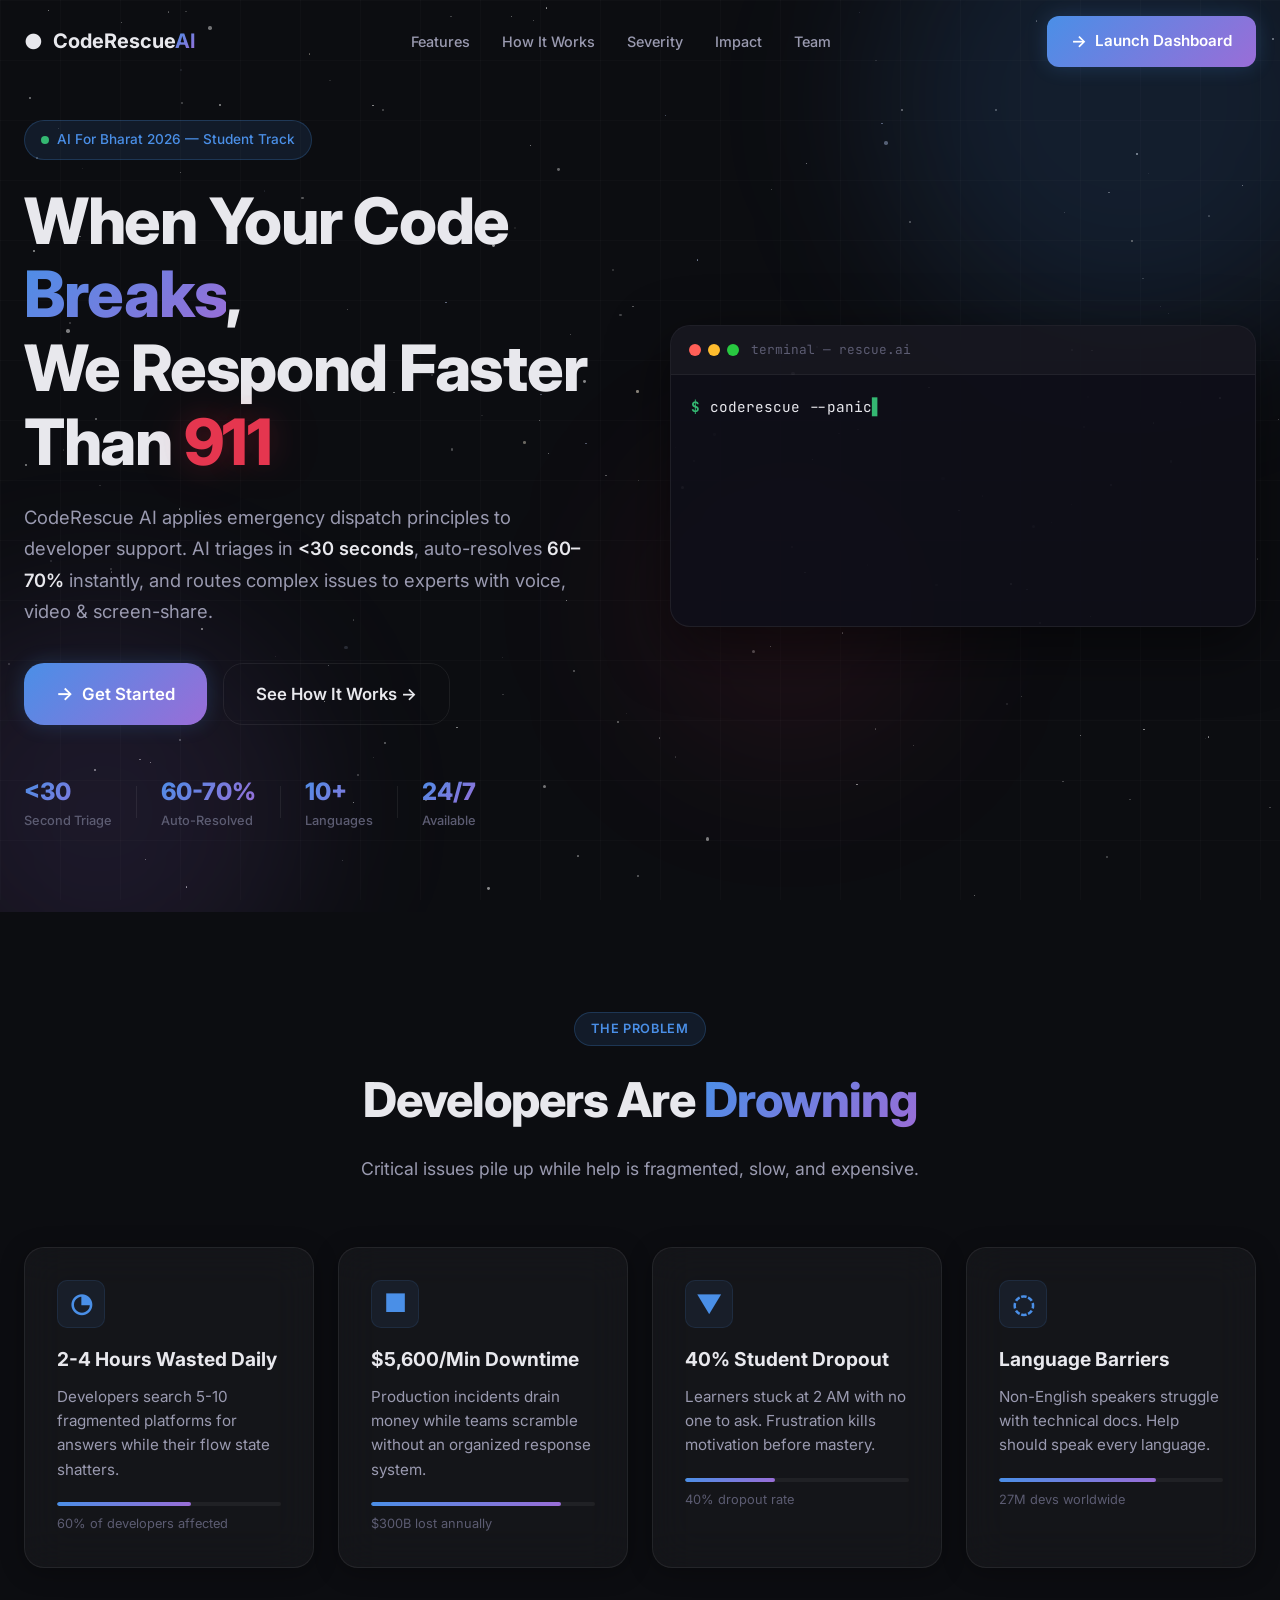
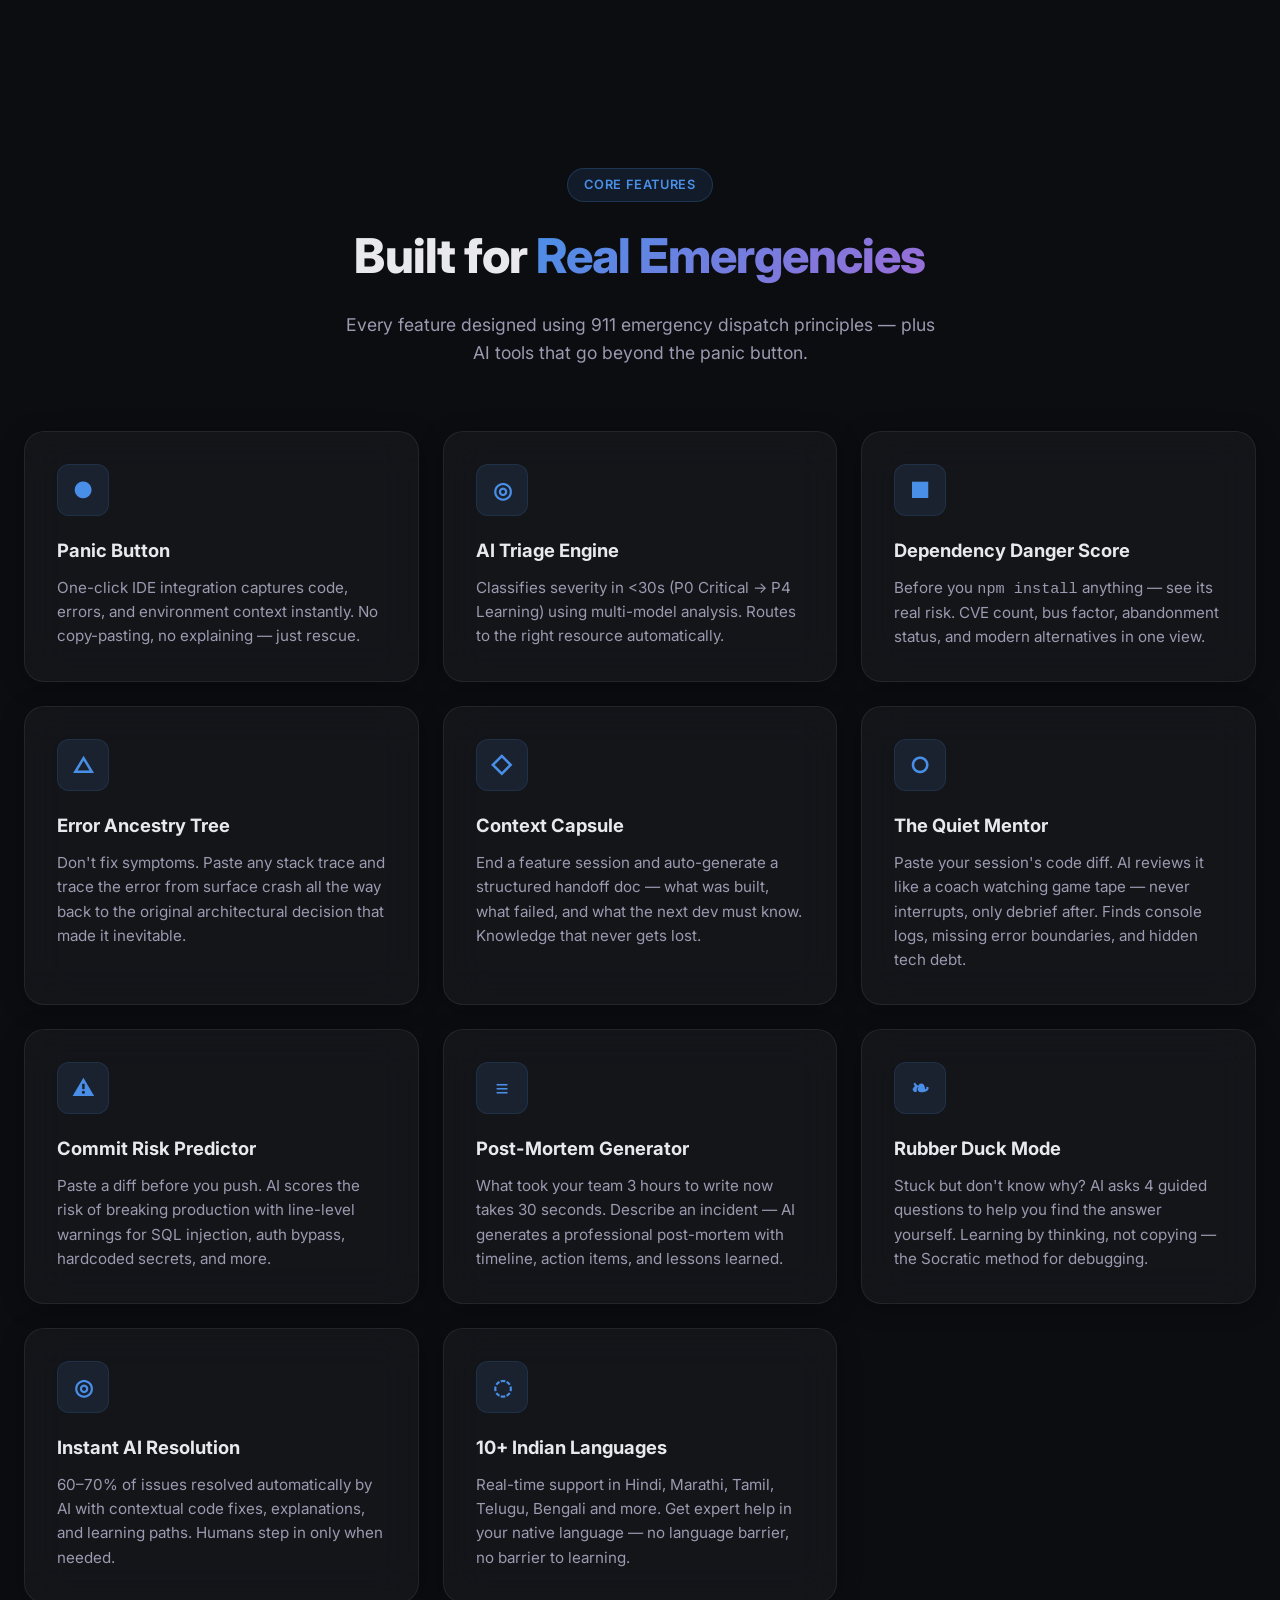
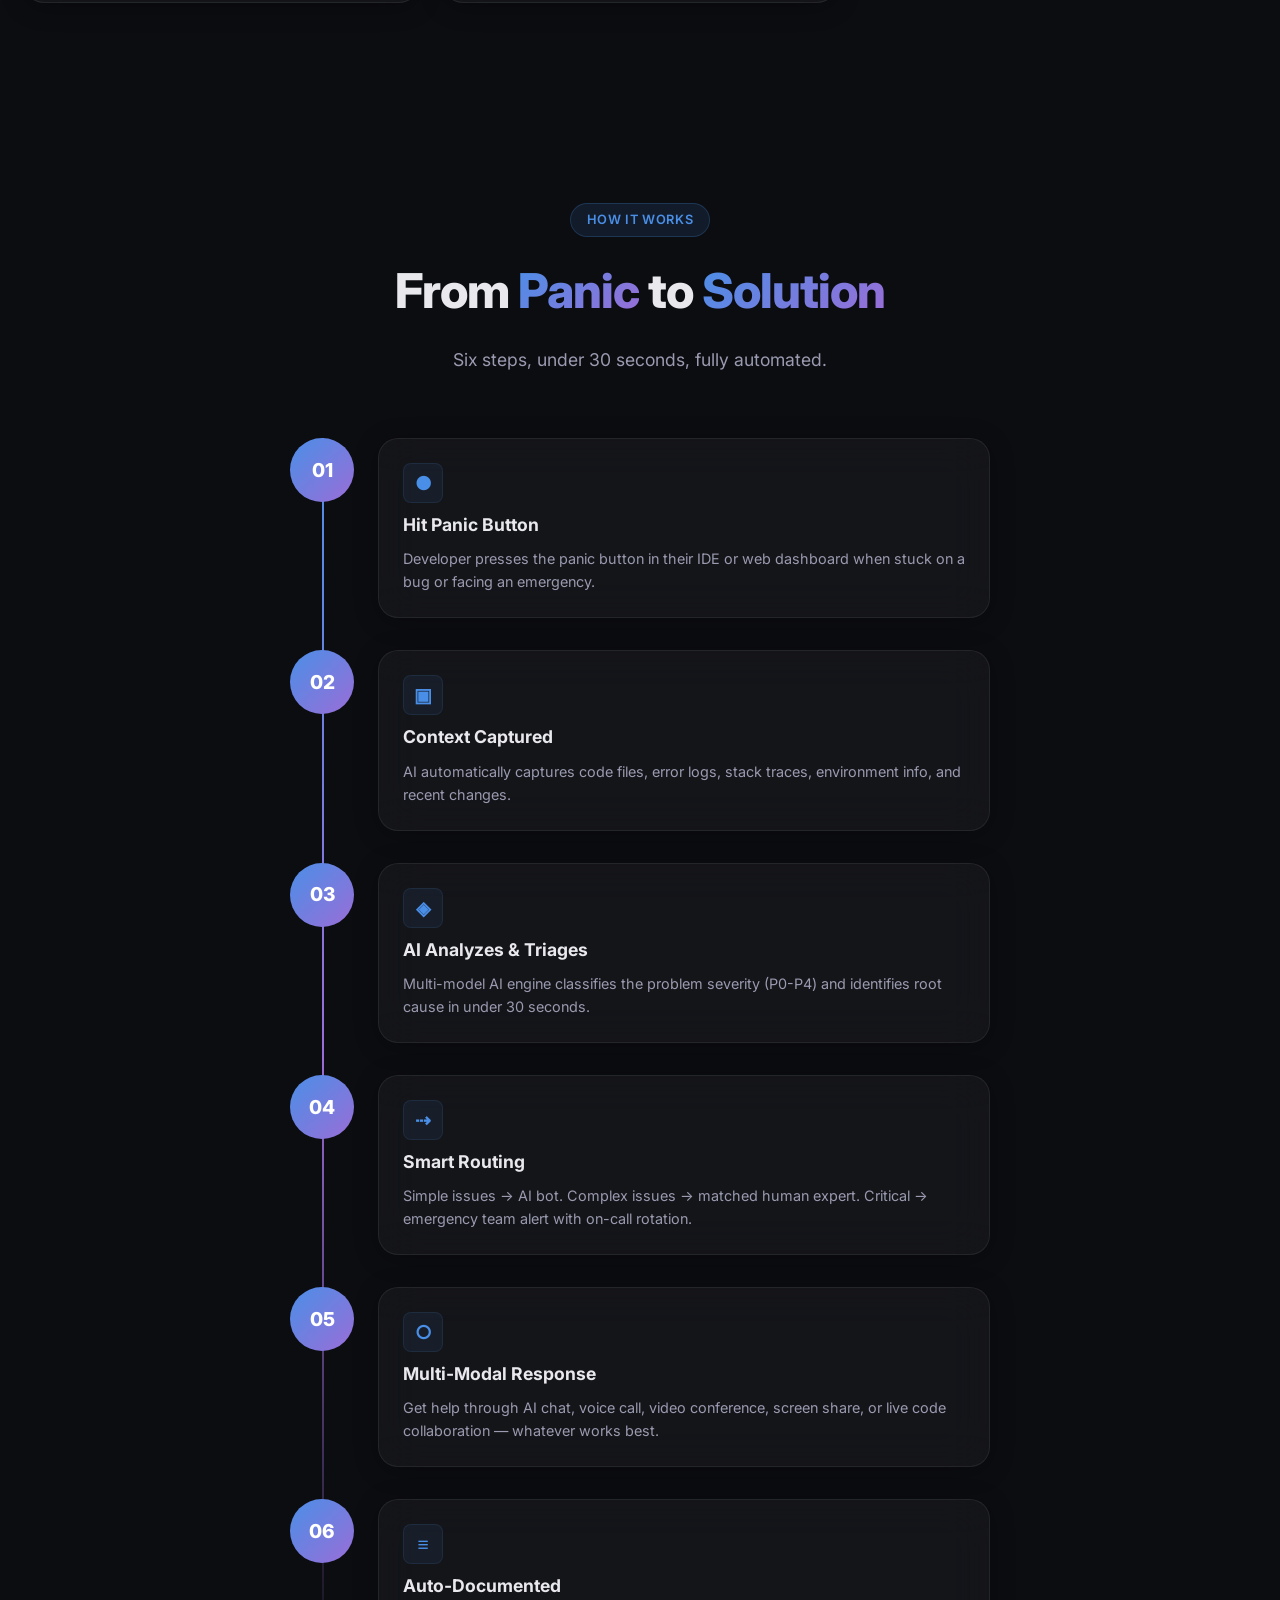
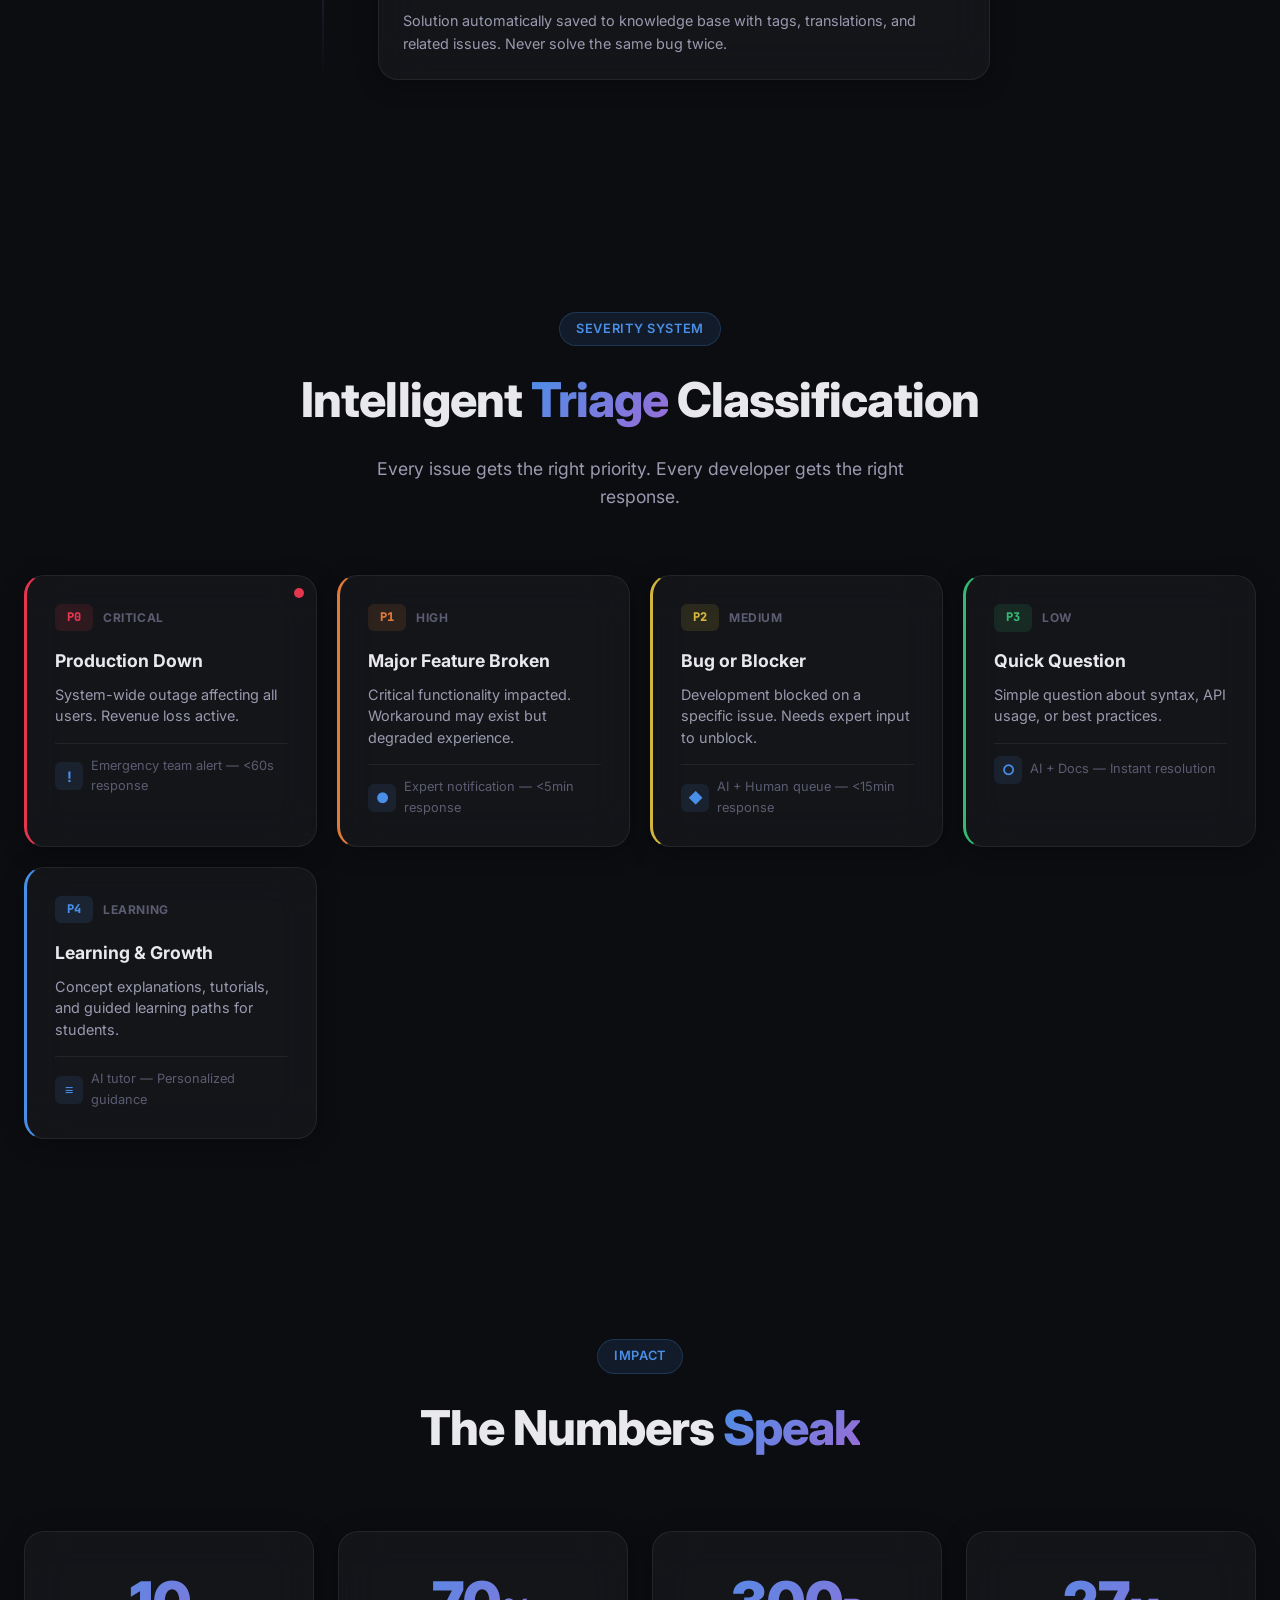
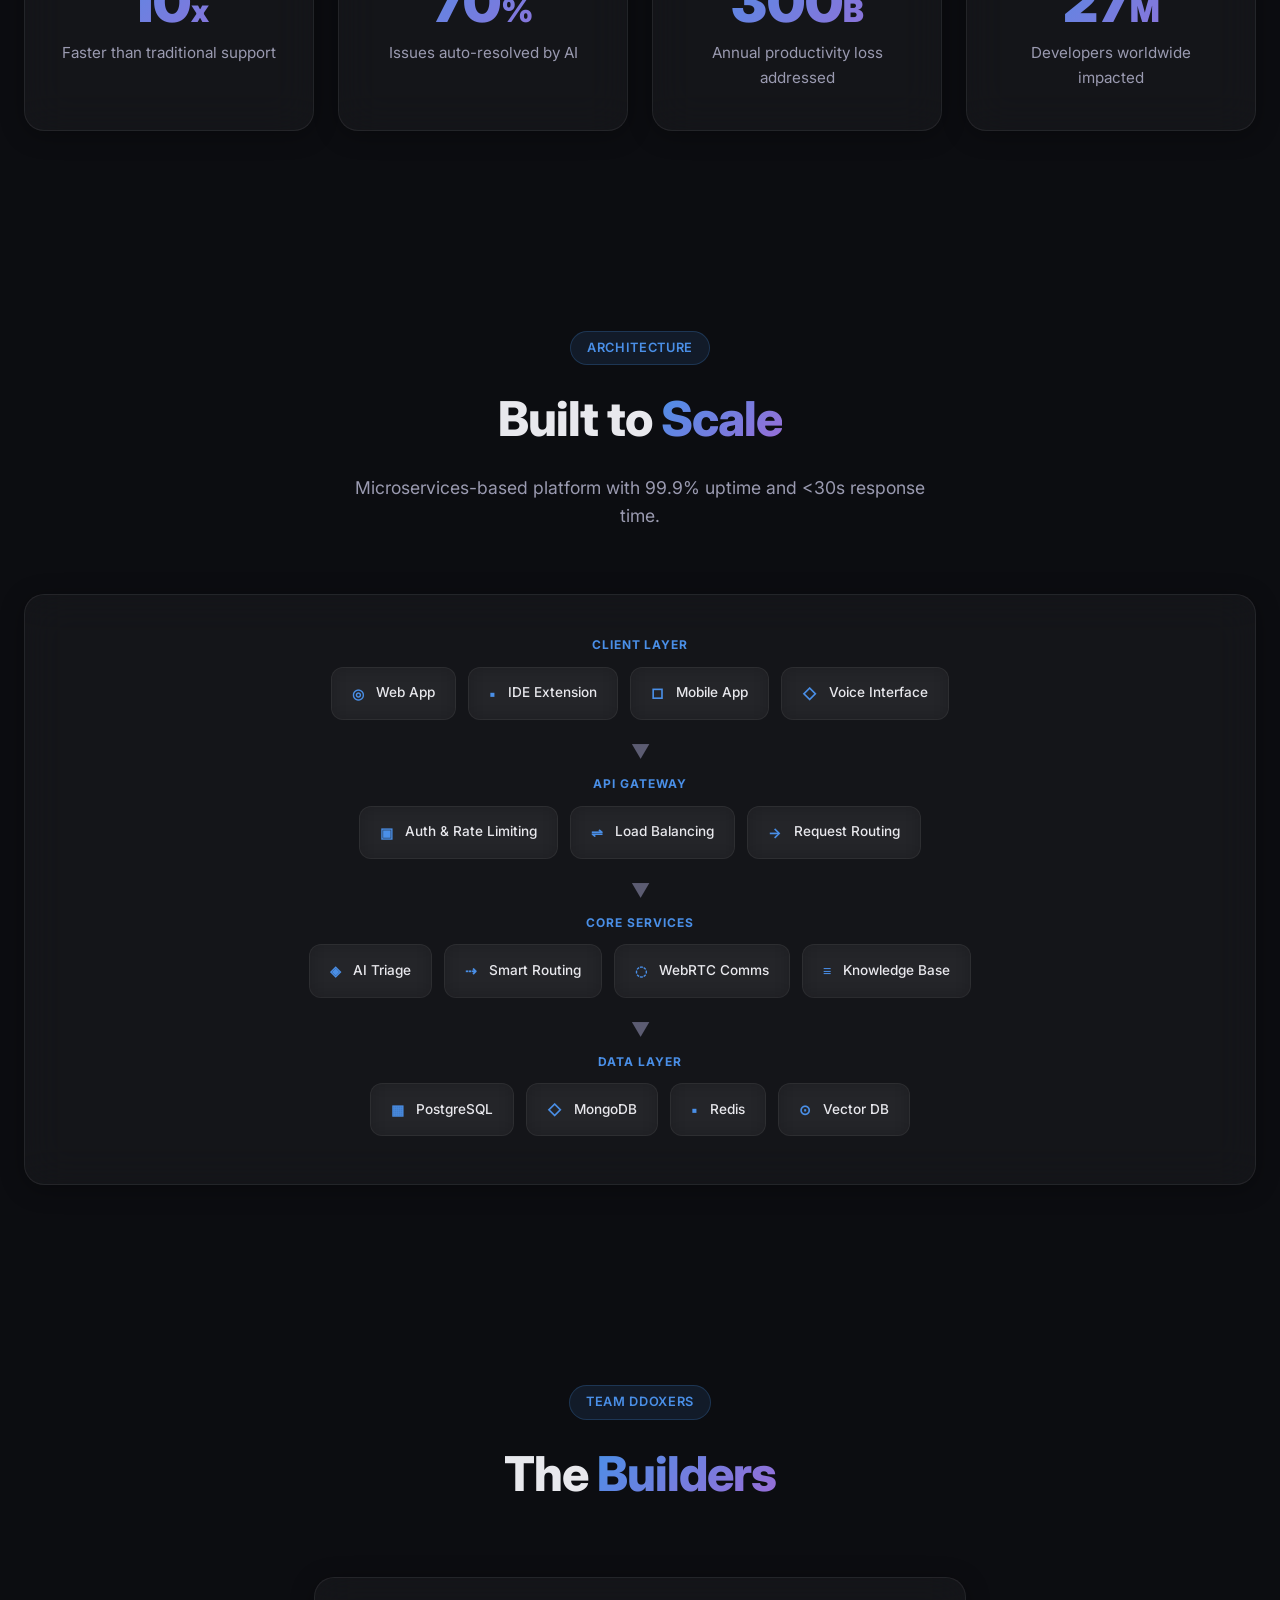
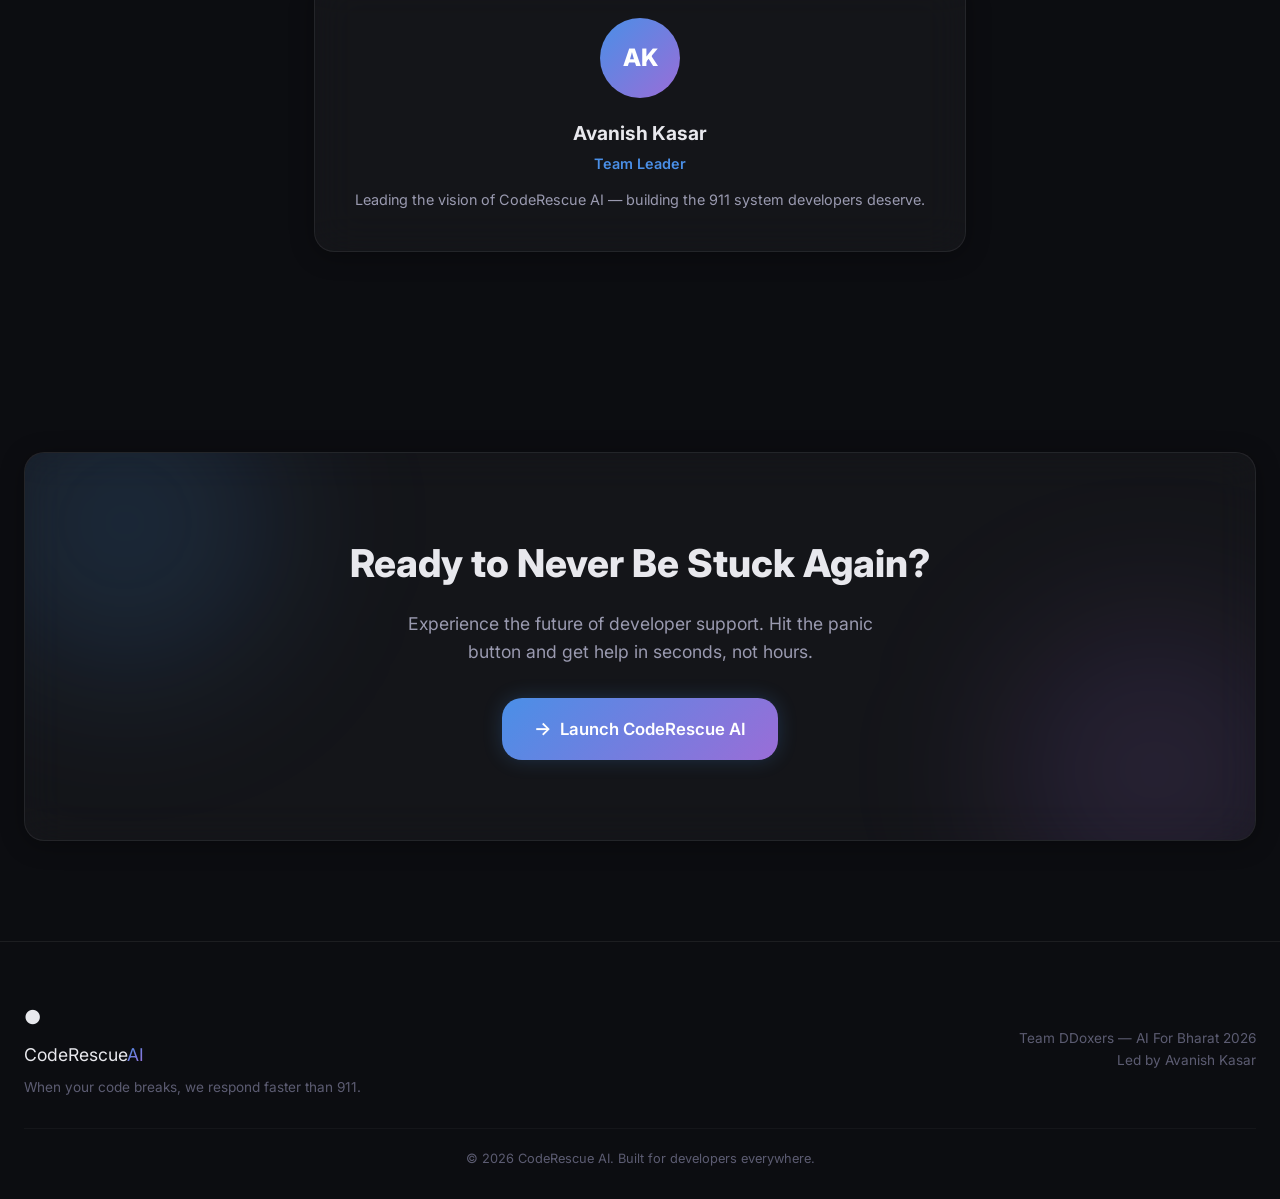
<file: index.html>
<!DOCTYPE html>
<html lang="en">
<head>
    <meta charset="UTF-8">
    <meta name="viewport" content="width=device-width, initial-scale=1.0">
    <title>CodeRescue AI — 911 for Developers</title>
    <link rel="preconnect" href="https://fonts.googleapis.com">
    <link rel="preconnect" href="https://fonts.gstatic.com" crossorigin>
    <link href="https://fonts.googleapis.com/css2?family=Inter:wght@300;400;500;600;700;800;900&family=JetBrains+Mono:wght@400;500;700&display=swap" rel="stylesheet">
    <link rel="stylesheet" href="css/style.css">
</head>
<body>
    <!-- Animated background particles -->
    <div class="bg-grid"></div>
    <div id="particles-container"></div>

    <!-- Navigation -->
    <nav class="navbar" id="navbar">
        <div class="nav-container">
            <a href="#" class="nav-logo">
                <span class="logo-icon">●</span>
                <span class="logo-text">CodeRescue<span class="logo-ai">AI</span></span>
            </a>
            <div class="nav-links" id="navLinks">
                <a href="#features" class="nav-link">Features</a>
                <a href="#how-it-works" class="nav-link">How It Works</a>
                <a href="#severity" class="nav-link">Severity</a>
                <a href="#stats" class="nav-link">Impact</a>
                <a href="#team" class="nav-link">Team</a>
            </div>
            <div class="nav-actions">
                <a href="dashboard.html" class="btn btn-primary btn-glow">
                    <span class="btn-icon">→</span> Launch Dashboard
                </a>
                <button class="mobile-toggle" id="mobileToggle">
                    <span></span><span></span><span></span>
                </button>
            </div>
        </div>
    </nav>

    <!-- Hero Section -->
    <section class="hero" id="hero">
        <div class="hero-bg-effects">
            <div class="hero-orb hero-orb-1"></div>
            <div class="hero-orb hero-orb-2"></div>
            <div class="hero-orb hero-orb-3"></div>
        </div>
        <div class="container">
            <div class="hero-content">
                <div class="hero-badge animate-fade-up">
                    <span class="badge-dot"></span>
                    AI For Bharat 2026 — Student Track
                </div>
                <h1 class="hero-title animate-fade-up delay-1">
                    When Your Code <span class="text-gradient">Breaks</span>,<br>
                    We Respond Faster<br>
                    Than <span class="text-red-glow">911</span>
                </h1>
                <p class="hero-subtitle animate-fade-up delay-2">
                    CodeRescue AI applies emergency dispatch principles to developer support. 
                    AI triages in <strong>&lt;30 seconds</strong>, auto-resolves <strong>60–70%</strong> instantly, 
                    and routes complex issues to experts with voice, video & screen-share.
                </p>
                <div class="hero-buttons animate-fade-up delay-3">
                    <a href="dashboard.html" class="btn btn-large btn-primary btn-glow">
                        <span class="btn-icon">→</span> Get Started
                    </a>
                    <a href="#how-it-works" class="btn btn-large btn-outline">
                        See How It Works →
                    </a>
                </div>
                <div class="hero-stats animate-fade-up delay-4">
                    <div class="hero-stat">
                        <span class="hero-stat-number" data-count="30">&lt;30</span>
                        <span class="hero-stat-label">Second Triage</span>
                    </div>
                    <div class="hero-stat-divider"></div>
                    <div class="hero-stat">
                        <span class="hero-stat-number" data-count="70">60-70%</span>
                        <span class="hero-stat-label">Auto-Resolved</span>
                    </div>
                    <div class="hero-stat-divider"></div>
                    <div class="hero-stat">
                        <span class="hero-stat-number" data-count="10">10+</span>
                        <span class="hero-stat-label">Languages</span>
                    </div>
                    <div class="hero-stat-divider"></div>
                    <div class="hero-stat">
                        <span class="hero-stat-number">24/7</span>
                        <span class="hero-stat-label">Available</span>
                    </div>
                </div>
            </div>
            <div class="hero-visual animate-fade-up delay-2">
                <div class="terminal-window">
                    <div class="terminal-header">
                        <div class="terminal-dots">
                            <span class="dot dot-red"></span>
                            <span class="dot dot-yellow"></span>
                            <span class="dot dot-green"></span>
                        </div>
                        <span class="terminal-title">terminal — rescue.ai</span>
                    </div>
                    <div class="terminal-body">
                        <div class="terminal-line" id="typeLine1">
                            <span class="terminal-prompt">$</span>
                            <span class="terminal-text typing" data-text="coderescue --panic"></span>
                        </div>
                        <div class="terminal-line hidden" id="typeLine2">
                            <span class="terminal-output text-yellow">→ Capturing context...</span>
                        </div>
                        <div class="terminal-line hidden" id="typeLine3">
                            <span class="terminal-output text-blue">→ Analyzing error: TypeError in app.js:142</span>
                        </div>
                        <div class="terminal-line hidden" id="typeLine4">
                            <span class="terminal-output text-orange">→ Severity: P3 (Low) — AI can handle this</span>
                        </div>
                        <div class="terminal-line hidden" id="typeLine5">
                            <span class="terminal-output text-green">✓ Solution found in 4.2 seconds</span>
                        </div>
                        <div class="terminal-line hidden" id="typeLine6">
                            <span class="terminal-output text-purple">→ Auto-documented in knowledge base</span>
                        </div>
                    </div>
                </div>
            </div>
        </div>
    </section>

    <!-- Problem Section -->
    <section class="section problem-section" id="problem">
        <div class="container">
            <div class="section-header animate-on-scroll">
                <span class="section-tag">The Problem</span>
                <h2 class="section-title">Developers Are <span class="text-gradient">Drowning</span></h2>
                <p class="section-desc">Critical issues pile up while help is fragmented, slow, and expensive.</p>
            </div>
            <div class="problem-grid">
                <div class="problem-card glass-card animate-on-scroll">
                    <div class="problem-icon">◔</div>
                    <h3 class="problem-title">2-4 Hours Wasted Daily</h3>
                    <p class="problem-desc">Developers search 5-10 fragmented platforms for answers while their flow state shatters.</p>
                    <div class="problem-stat">
                        <div class="stat-bar"><div class="stat-fill" data-width="60"></div></div>
                        <span>60% of developers affected</span>
                    </div>
                </div>
                <div class="problem-card glass-card animate-on-scroll">
                    <div class="problem-icon">■</div>
                    <h3 class="problem-title">$5,600/Min Downtime</h3>
                    <p class="problem-desc">Production incidents drain money while teams scramble without an organized response system.</p>
                    <div class="problem-stat">
                        <div class="stat-bar"><div class="stat-fill" data-width="85"></div></div>
                        <span>$300B lost annually</span>
                    </div>
                </div>
                <div class="problem-card glass-card animate-on-scroll">
                    <div class="problem-icon">▼</div>
                    <h3 class="problem-title">40% Student Dropout</h3>
                    <p class="problem-desc">Learners stuck at 2 AM with no one to ask. Frustration kills motivation before mastery.</p>
                    <div class="problem-stat">
                        <div class="stat-bar"><div class="stat-fill" data-width="40"></div></div>
                        <span>40% dropout rate</span>
                    </div>
                </div>
                <div class="problem-card glass-card animate-on-scroll">
                    <div class="problem-icon">◌</div>
                    <h3 class="problem-title">Language Barriers</h3>
                    <p class="problem-desc">Non-English speakers struggle with technical docs. Help should speak every language.</p>
                    <div class="problem-stat">
                        <div class="stat-bar"><div class="stat-fill" data-width="70"></div></div>
                        <span>27M devs worldwide</span>
                    </div>
                </div>
            </div>
        </div>
    </section>

    <!-- Features Section -->
    <section class="section features-section" id="features">
        <div class="container">
            <div class="section-header animate-on-scroll">
                <span class="section-tag">Core Features</span>
                <h2 class="section-title">Built for <span class="text-gradient">Real Emergencies</span></h2>
                <p class="section-desc">Every feature designed using 911 emergency dispatch principles — plus AI tools that go beyond the panic button.</p>
            </div>
            <div class="features-grid">
                <div class="feature-card glass-card animate-on-scroll">
                    <div class="feature-icon-wrap">
                        <div class="feature-icon">●</div>
                        <div class="feature-icon-glow"></div>
                    </div>
                    <h3>Panic Button</h3>
                    <p>One-click IDE integration captures code, errors, and environment context instantly. No copy-pasting, no explaining — just rescue.</p>
                </div>
                <div class="feature-card glass-card animate-on-scroll">
                    <div class="feature-icon-wrap">
                        <div class="feature-icon">◎</div>
                        <div class="feature-icon-glow"></div>
                    </div>
                    <h3>AI Triage Engine</h3>
                    <p>Classifies severity in &lt;30s (P0 Critical → P4 Learning) using multi-model analysis. Routes to the right resource automatically.</p>
                </div>
                <div class="feature-card glass-card animate-on-scroll">
                    <div class="feature-icon-wrap">
                        <div class="feature-icon">■</div>
                        <div class="feature-icon-glow"></div>
                    </div>
                    <h3>Dependency Danger Score</h3>
                    <p>Before you <code>npm install</code> anything — see its real risk. CVE count, bus factor, abandonment status, and modern alternatives in one view.</p>
                </div>
                <div class="feature-card glass-card animate-on-scroll">
                    <div class="feature-icon-wrap">
                        <div class="feature-icon">△</div>
                        <div class="feature-icon-glow"></div>
                    </div>
                    <h3>Error Ancestry Tree</h3>
                    <p>Don't fix symptoms. Paste any stack trace and trace the error from surface crash all the way back to the original architectural decision that made it inevitable.</p>
                </div>
                <div class="feature-card glass-card animate-on-scroll">
                    <div class="feature-icon-wrap">
                        <div class="feature-icon">◇</div>
                        <div class="feature-icon-glow"></div>
                    </div>
                    <h3>Context Capsule</h3>
                    <p>End a feature session and auto-generate a structured handoff doc — what was built, what failed, and what the next dev must know. Knowledge that never gets lost.</p>
                </div>
                <div class="feature-card glass-card animate-on-scroll">
                    <div class="feature-icon-wrap">
                        <div class="feature-icon">○</div>
                        <div class="feature-icon-glow"></div>
                    </div>
                    <h3>The Quiet Mentor</h3>
                    <p>Paste your session's code diff. AI reviews it like a coach watching game tape — never interrupts, only debrief after. Finds console logs, missing error boundaries, and hidden tech debt.</p>
                </div>
                <div class="feature-card glass-card animate-on-scroll">
                    <div class="feature-icon-wrap">
                        <div class="feature-icon">⚠</div>
                        <div class="feature-icon-glow"></div>
                    </div>
                    <h3>Commit Risk Predictor</h3>
                    <p>Paste a diff before you push. AI scores the risk of breaking production with line-level warnings for SQL injection, auth bypass, hardcoded secrets, and more.</p>
                </div>
                <div class="feature-card glass-card animate-on-scroll">
                    <div class="feature-icon-wrap">
                        <div class="feature-icon">≡</div>
                        <div class="feature-icon-glow"></div>
                    </div>
                    <h3>Post-Mortem Generator</h3>
                    <p>What took your team 3 hours to write now takes 30 seconds. Describe an incident — AI generates a professional post-mortem with timeline, action items, and lessons learned.</p>
                </div>
                <div class="feature-card glass-card animate-on-scroll">
                    <div class="feature-icon-wrap">
                        <div class="feature-icon">❧</div>
                        <div class="feature-icon-glow"></div>
                    </div>
                    <h3>Rubber Duck Mode</h3>
                    <p>Stuck but don't know why? AI asks 4 guided questions to help you find the answer yourself. Learning by thinking, not copying — the Socratic method for debugging.</p>
                </div>
                <div class="feature-card glass-card animate-on-scroll">
                    <div class="feature-icon-wrap">
                        <div class="feature-icon">◎</div>
                        <div class="feature-icon-glow"></div>
                    </div>
                    <h3>Instant AI Resolution</h3>
                    <p>60–70% of issues resolved automatically by AI with contextual code fixes, explanations, and learning paths. Humans step in only when needed.</p>
                </div>
                <div class="feature-card glass-card animate-on-scroll">
                    <div class="feature-icon-wrap">
                        <div class="feature-icon">◌</div>
                        <div class="feature-icon-glow"></div>
                    </div>
                    <h3>10+ Indian Languages</h3>
                    <p>Real-time support in Hindi, Marathi, Tamil, Telugu, Bengali and more. Get expert help in your native language — no language barrier, no barrier to learning.</p>
                </div>
            </div>
        </div>
    </section>

    <!-- How It Works Section -->
    <section class="section how-section" id="how-it-works">
        <div class="container">
            <div class="section-header animate-on-scroll">
                <span class="section-tag">How It Works</span>
                <h2 class="section-title">From <span class="text-gradient">Panic</span> to <span class="text-gradient">Solution</span></h2>
                <p class="section-desc">Six steps, under 30 seconds, fully automated.</p>
            </div>
            <div class="steps-timeline">
                <div class="timeline-line"></div>
                <div class="step-item animate-on-scroll">
                    <div class="step-number">01</div>
                    <div class="step-card glass-card">
                        <div class="step-icon">●</div>
                        <h3>Hit Panic Button</h3>
                        <p>Developer presses the panic button in their IDE or web dashboard when stuck on a bug or facing an emergency.</p>
                    </div>
                </div>
                <div class="step-item animate-on-scroll">
                    <div class="step-number">02</div>
                    <div class="step-card glass-card">
                        <div class="step-icon">▣</div>
                        <h3>Context Captured</h3>
                        <p>AI automatically captures code files, error logs, stack traces, environment info, and recent changes.</p>
                    </div>
                </div>
                <div class="step-item animate-on-scroll">
                    <div class="step-number">03</div>
                    <div class="step-card glass-card">
                        <div class="step-icon">◈</div>
                        <h3>AI Analyzes & Triages</h3>
                        <p>Multi-model AI engine classifies the problem severity (P0-P4) and identifies root cause in under 30 seconds.</p>
                    </div>
                </div>
                <div class="step-item animate-on-scroll">
                    <div class="step-number">04</div>
                    <div class="step-card glass-card">
                        <div class="step-icon">⇢</div>
                        <h3>Smart Routing</h3>
                        <p>Simple issues → AI bot. Complex issues → matched human expert. Critical → emergency team alert with on-call rotation.</p>
                    </div>
                </div>
                <div class="step-item animate-on-scroll">
                    <div class="step-number">05</div>
                    <div class="step-card glass-card">
                        <div class="step-icon">○</div>
                        <h3>Multi-Modal Response</h3>
                        <p>Get help through AI chat, voice call, video conference, screen share, or live code collaboration — whatever works best.</p>
                    </div>
                </div>
                <div class="step-item animate-on-scroll">
                    <div class="step-number">06</div>
                    <div class="step-card glass-card">
                        <div class="step-icon">≡</div>
                        <h3>Auto-Documented</h3>
                        <p>Solution automatically saved to knowledge base with tags, translations, and related issues. Never solve the same bug twice.</p>
                    </div>
                </div>
            </div>
        </div>
    </section>

    <!-- Severity Levels Section -->
    <section class="section severity-section" id="severity">
        <div class="container">
            <div class="section-header animate-on-scroll">
                <span class="section-tag">Severity System</span>
                <h2 class="section-title">Intelligent <span class="text-gradient">Triage</span> Classification</h2>
                <p class="section-desc">Every issue gets the right priority. Every developer gets the right response.</p>
            </div>
            <div class="severity-grid">
                <div class="severity-card glass-card severity-p0 animate-on-scroll">
                    <div class="severity-header">
                        <span class="severity-badge p0">P0</span>
                        <span class="severity-label">CRITICAL</span>
                    </div>
                    <div class="severity-pulse p0-pulse"></div>
                    <h3>Production Down</h3>
                    <p>System-wide outage affecting all users. Revenue loss active.</p>
                    <div class="severity-response">
                        <span class="response-icon">!</span>
                        <span>Emergency team alert — &lt;60s response</span>
                    </div>
                </div>
                <div class="severity-card glass-card severity-p1 animate-on-scroll">
                    <div class="severity-header">
                        <span class="severity-badge p1">P1</span>
                        <span class="severity-label">HIGH</span>
                    </div>
                    <h3>Major Feature Broken</h3>
                    <p>Critical functionality impacted. Workaround may exist but degraded experience.</p>
                    <div class="severity-response">
                        <span class="response-icon">●</span>
                        <span>Expert notification — &lt;5min response</span>
                    </div>
                </div>
                <div class="severity-card glass-card severity-p2 animate-on-scroll">
                    <div class="severity-header">
                        <span class="severity-badge p2">P2</span>
                        <span class="severity-label">MEDIUM</span>
                    </div>
                    <h3>Bug or Blocker</h3>
                    <p>Development blocked on a specific issue. Needs expert input to unblock.</p>
                    <div class="severity-response">
                        <span class="response-icon">◆</span>
                        <span>AI + Human queue — &lt;15min response</span>
                    </div>
                </div>
                <div class="severity-card glass-card severity-p3 animate-on-scroll">
                    <div class="severity-header">
                        <span class="severity-badge p3">P3</span>
                        <span class="severity-label">LOW</span>
                    </div>
                    <h3>Quick Question</h3>
                    <p>Simple question about syntax, API usage, or best practices.</p>
                    <div class="severity-response">
                        <span class="response-icon">○</span>
                        <span>AI + Docs — Instant resolution</span>
                    </div>
                </div>
                <div class="severity-card glass-card severity-p4 animate-on-scroll">
                    <div class="severity-header">
                        <span class="severity-badge p4">P4</span>
                        <span class="severity-label">LEARNING</span>
                    </div>
                    <h3>Learning & Growth</h3>
                    <p>Concept explanations, tutorials, and guided learning paths for students.</p>
                    <div class="severity-response">
                        <span class="response-icon">≡</span>
                        <span>AI tutor — Personalized guidance</span>
                    </div>
                </div>
            </div>
        </div>
    </section>

    <!-- Stats Section -->
    <section class="section stats-section" id="stats">
        <div class="container">
            <div class="section-header animate-on-scroll">
                <span class="section-tag">Impact</span>
                <h2 class="section-title">The Numbers <span class="text-gradient">Speak</span></h2>
            </div>
            <div class="stats-grid">
                <div class="stat-card glass-card animate-on-scroll">
                    <div class="stat-value" data-count="10">10<span class="stat-suffix">x</span></div>
                    <div class="stat-label">Faster than traditional support</div>
                </div>
                <div class="stat-card glass-card animate-on-scroll">
                    <div class="stat-value" data-count="70">70<span class="stat-suffix">%</span></div>
                    <div class="stat-label">Issues auto-resolved by AI</div>
                </div>
                <div class="stat-card glass-card animate-on-scroll">
                    <div class="stat-value" data-count="300">300<span class="stat-suffix">B</span></div>
                    <div class="stat-label">Annual productivity loss addressed</div>
                </div>
                <div class="stat-card glass-card animate-on-scroll">
                    <div class="stat-value" data-count="27">27<span class="stat-suffix">M</span></div>
                    <div class="stat-label">Developers worldwide impacted</div>
                </div>
            </div>
        </div>
    </section>

    <!-- Architecture Preview -->
    <section class="section arch-section" id="architecture">
        <div class="container">
            <div class="section-header animate-on-scroll">
                <span class="section-tag">Architecture</span>
                <h2 class="section-title">Built to <span class="text-gradient">Scale</span></h2>
                <p class="section-desc">Microservices-based platform with 99.9% uptime and &lt;30s response time.</p>
            </div>
            <div class="arch-diagram glass-card animate-on-scroll">
                <div class="arch-layer">
                    <div class="arch-layer-label">Client Layer</div>
                    <div class="arch-nodes">
                        <div class="arch-node glass-card-inner"><span>◎</span>Web App</div>
                        <div class="arch-node glass-card-inner"><span>▪</span>IDE Extension</div>
                        <div class="arch-node glass-card-inner"><span>□</span>Mobile App</div>
                        <div class="arch-node glass-card-inner"><span>◇</span>Voice Interface</div>
                    </div>
                </div>
                <div class="arch-arrow">▼</div>
                <div class="arch-layer">
                    <div class="arch-layer-label">API Gateway</div>
                    <div class="arch-nodes">
                        <div class="arch-node glass-card-inner"><span>▣</span>Auth & Rate Limiting</div>
                        <div class="arch-node glass-card-inner"><span>⇌</span>Load Balancing</div>
                        <div class="arch-node glass-card-inner"><span>→</span>Request Routing</div>
                    </div>
                </div>
                <div class="arch-arrow">▼</div>
                <div class="arch-layer">
                    <div class="arch-layer-label">Core Services</div>
                    <div class="arch-nodes">
                        <div class="arch-node glass-card-inner pulse-glow"><span>◈</span>AI Triage</div>
                        <div class="arch-node glass-card-inner pulse-glow"><span>⇢</span>Smart Routing</div>
                        <div class="arch-node glass-card-inner pulse-glow"><span>◌</span>WebRTC Comms</div>
                        <div class="arch-node glass-card-inner pulse-glow"><span>≡</span>Knowledge Base</div>
                    </div>
                </div>
                <div class="arch-arrow">▼</div>
                <div class="arch-layer">
                    <div class="arch-layer-label">Data Layer</div>
                    <div class="arch-nodes">
                        <div class="arch-node glass-card-inner"><span>▦</span>PostgreSQL</div>
                        <div class="arch-node glass-card-inner"><span>◇</span>MongoDB</div>
                        <div class="arch-node glass-card-inner"><span>▪</span>Redis</div>
                        <div class="arch-node glass-card-inner"><span>⊙</span>Vector DB</div>
                    </div>
                </div>
            </div>
        </div>
    </section>

    <!-- Team Section -->
    <section class="section team-section" id="team">
        <div class="container">
            <div class="section-header animate-on-scroll">
                <span class="section-tag">Team DDoxers</span>
                <h2 class="section-title">The <span class="text-gradient">Builders</span></h2>
            </div>
            <div class="team-grid">
                <div class="team-card glass-card animate-on-scroll">
                    <div class="team-avatar">
                        <div class="avatar-placeholder">AK</div>
                    </div>
                    <h3>Avanish Kasar</h3>
                    <p class="team-role">Team Leader</p>
                    <p class="team-desc">Leading the vision of CodeRescue AI — building the 911 system developers deserve.</p>
                </div>
            </div>
        </div>
    </section>

    <!-- CTA Section -->
    <section class="section cta-section">
        <div class="container">
            <div class="cta-card glass-card animate-on-scroll">
                <div class="cta-bg-effects">
                    <div class="cta-orb cta-orb-1"></div>
                    <div class="cta-orb cta-orb-2"></div>
                </div>
                <div class="cta-content">
                    <h2>Ready to Never Be Stuck Again?</h2>
                    <p>Experience the future of developer support. Hit the panic button and get help in seconds, not hours.</p>
                    <a href="dashboard.html" class="btn btn-large btn-primary btn-glow">
                        <span class="btn-icon">→</span> Launch CodeRescue AI
                    </a>
                </div>
            </div>
        </div>
    </section>

    <!-- Footer -->
    <footer class="footer">
        <div class="container">
            <div class="footer-content">
                <div class="footer-brand">
                    <span class="logo-icon">●</span>
                    <span class="logo-text">CodeRescue<span class="logo-ai">AI</span></span>
                    <p>When your code breaks, we respond faster than 911.</p>
                </div>
                <div class="footer-info">
                    <p>Team DDoxers — AI For Bharat 2026</p>
                    <p>Led by Avanish Kasar</p>
                </div>
            </div>
            <div class="footer-bottom">
                <p>&copy; 2026 CodeRescue AI. Built for developers everywhere.</p>
            </div>
        </div>
    </footer>

    <script src="js/main.js"></script>
</body>
</html>
</file>
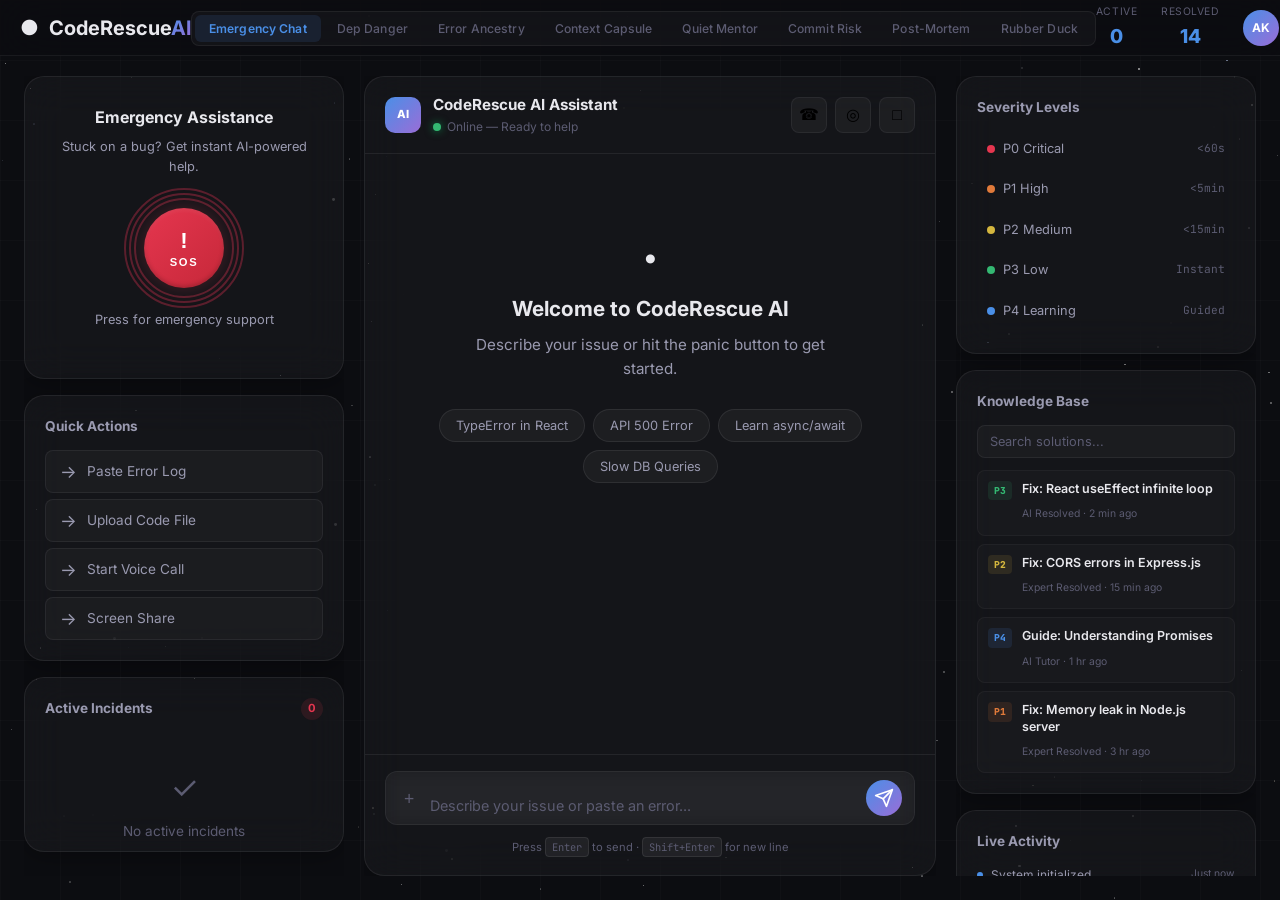
<file: dashboard.html>
<!DOCTYPE html>
<html lang="en">
<head>
    <meta charset="UTF-8">
    <meta name="viewport" content="width=device-width, initial-scale=1.0">
    <title>Dashboard — CodeRescue AI</title>
    <link rel="preconnect" href="https://fonts.googleapis.com">
    <link rel="preconnect" href="https://fonts.gstatic.com" crossorigin>
    <link href="https://fonts.googleapis.com/css2?family=Inter:wght@300;400;500;600;700;800;900&family=JetBrains+Mono:wght@400;500;700&display=swap" rel="stylesheet">
    <link rel="stylesheet" href="css/style.css">
    <link rel="stylesheet" href="css/dashboard.css">
</head>
<body class="dashboard-body">
    <div class="bg-grid"></div>
    <div id="particles-container"></div>

    <!-- Dashboard Navigation -->
    <nav class="dash-nav">
        <div class="dash-nav-inner">
            <a href="index.html" class="nav-logo">
                <span class="logo-icon">●</span>
                <span class="logo-text">CodeRescue<span class="logo-ai">AI</span></span>
            </a>
            <!-- Feature Tabs Nav -->
            <div class="dash-tabs">
                <button class="dash-tab active" data-tab="chat">Emergency Chat</button>
                <button class="dash-tab" data-tab="dependency">Dep Danger</button>
                <button class="dash-tab" data-tab="ancestry">Error Ancestry</button>
                <button class="dash-tab" data-tab="capsule">Context Capsule</button>
                <button class="dash-tab" data-tab="mentor">Quiet Mentor</button>
                <button class="dash-tab" data-tab="commitrisk">Commit Risk</button>
                <button class="dash-tab" data-tab="postmortem">Post-Mortem</button>
                <button class="dash-tab" data-tab="rubberduck">Rubber Duck</button>
            </div>
            <div class="dash-nav-right">
                <div class="nav-stat-mini">
                    <span class="mini-label">Active</span>
                    <span class="mini-value" id="activeCount">0</span>
                </div>
                <div class="nav-stat-mini">
                    <span class="mini-label">Resolved</span>
                    <span class="mini-value" id="resolvedCount">0</span>
                </div>
                <div class="user-avatar">
                    <div class="avatar-circle">AK</div>
                </div>
            </div>
        </div>
    </nav>

    <!-- Dashboard Main -->
    <main class="dash-main">
        <!-- Left Panel — Panic + Active Issues -->
        <aside class="dash-sidebar">
            <div class="panic-card glass-card">
                <div class="panic-bg-pulse"></div>
                <h3>Emergency Assistance</h3>
                <p>Stuck on a bug? Get instant AI-powered help.</p>
                <button class="panic-button" id="panicButton">
                    <span class="panic-ring ring-1"></span>
                    <span class="panic-ring ring-2"></span>
                    <span class="panic-ring ring-3"></span>
                    <span class="panic-inner">
                        <span class="panic-icon">!</span>
                        <span class="panic-text">SOS</span>
                    </span>
                </button>
                <p class="panic-hint">Press for emergency support</p>
            </div>

            <div class="quick-actions glass-card">
                <h4>Quick Actions</h4>
                <button class="quick-btn" data-action="paste-error"><span>→</span> Paste Error Log</button>
                <button class="quick-btn" data-action="upload-code"><span>→</span> Upload Code File</button>
                <button class="quick-btn" data-action="voice-call"><span>→</span> Start Voice Call</button>
                <button class="quick-btn" data-action="screen-share"><span>→</span> Screen Share</button>
            </div>

            <div class="incidents-card glass-card">
                <div class="incidents-header">
                    <h4>Active Incidents</h4>
                    <span class="incident-count" id="incidentBadge">0</span>
                </div>
                <div class="incidents-list" id="incidentsList">
                    <div class="empty-state"><span>✓</span><p>No active incidents</p></div>
                </div>
            </div>
        </aside>

        <!-- Center Panel — Tab Content -->
        <section class="dash-center">

            <!-- Triage Overlay -->
            <div class="triage-overlay" id="triageOverlay">
                <div class="triage-modal glass-card">
                    <div class="triage-header">
                        <h3>AI Triage in Progress</h3>
                        <div class="triage-progress"><div class="triage-progress-bar" id="triageProgressBar"></div></div>
                    </div>
                    <div class="triage-steps" id="triageSteps">
                        <div class="triage-step" data-step="1"><span class="triage-step-icon">1</span><span class="triage-step-text">Capturing context...</span><span class="triage-step-status">·</span></div>
                        <div class="triage-step" data-step="2"><span class="triage-step-icon">2</span><span class="triage-step-text">Analyzing code patterns...</span><span class="triage-step-status">·</span></div>
                        <div class="triage-step" data-step="3"><span class="triage-step-icon">3</span><span class="triage-step-text">Classifying severity...</span><span class="triage-step-status">·</span></div>
                        <div class="triage-step" data-step="4"><span class="triage-step-icon">4</span><span class="triage-step-text">Routing to best resource...</span><span class="triage-step-status">·</span></div>
                    </div>
                    <div class="triage-result" id="triageResult" style="display:none;">
                        <div class="triage-severity" id="triageSeverity"></div>
                        <p id="triageMessage"></p>
                        <button class="btn btn-primary" id="triageContinue">Continue to Chat →</button>
                    </div>
                </div>
            </div>

            <!-- TAB: Emergency Chat -->
            <div class="tab-panel active" id="tab-chat">
                <div class="chat-container glass-card">
                    <div class="chat-header">
                        <div class="chat-header-left">
                            <div class="ai-avatar-small"><span>AI</span></div>
                            <div>
                                <h4>CodeRescue AI Assistant</h4>
                                <span class="chat-status"><span class="status-dot online"></span> Online — Ready to help</span>
                            </div>
                        </div>
                        <div class="chat-header-actions">
                            <button class="chat-action-btn" title="Voice Call"><span>☎</span></button>
                            <button class="chat-action-btn" title="Video Call"><span>◎</span></button>
                            <button class="chat-action-btn" title="Screen Share"><span>□</span></button>
                        </div>
                    </div>
                    <div class="chat-messages" id="chatMessages">
                        <div class="chat-welcome">
                            <div class="welcome-icon">•</div>
                            <h3>Welcome to CodeRescue AI</h3>
                            <p>Describe your issue or hit the panic button to get started.</p>
                            <div class="welcome-suggestions">
                                <button class="suggestion-chip" data-msg="I'm getting a TypeError in my React component">TypeError in React</button>
                                <button class="suggestion-chip" data-msg="My API endpoint is returning 500 errors">API 500 Error</button>
                                <button class="suggestion-chip" data-msg="I need help understanding async/await in JavaScript">Learn async/await</button>
                                <button class="suggestion-chip" data-msg="My database queries are extremely slow">Slow DB Queries</button>
                            </div>
                        </div>
                    </div>
                    <div class="chat-input-area">
                        <div class="chat-input-wrapper glass-card-inner">
                            <button class="attach-btn" title="Attach file">+</button>
                            <textarea class="chat-input" id="chatInput" placeholder="Describe your issue or paste an error..." rows="1"></textarea>
                            <button class="send-btn" id="sendBtn" title="Send">
                                <svg width="20" height="20" viewBox="0 0 24 24" fill="none" stroke="currentColor" stroke-width="2" stroke-linecap="round" stroke-linejoin="round"><line x1="22" y1="2" x2="11" y2="13"></line><polygon points="22 2 15 22 11 13 2 9 22 2"></polygon></svg>
                            </button>
                        </div>
                        <div class="input-hints"><span>Press <kbd>Enter</kbd> to send · <kbd>Shift+Enter</kbd> for new line</span></div>
                    </div>
                </div>
            </div>

            <!-- TAB: Dependency Danger Score -->
            <div class="tab-panel" id="tab-dependency">
                <div class="feature-panel glass-card">
                    <div class="feature-panel-header">
                        <div class="feature-panel-icon">■</div>
                        <div>
                            <h2>Dependency Danger Score</h2>
                            <p>Before you <code>npm install</code> anything — know exactly what you're getting into.</p>
                        </div>
                    </div>
                    <div class="dep-input-row">
                        <input type="text" id="depInput" class="feature-input" placeholder="Enter package name (e.g. moment, lodash, left-pad)...">
                        <button class="btn btn-primary" id="depAnalyzeBtn">
                            <span>→</span> Analyze
                        </button>
                    </div>
                    <div class="dep-result" id="depResult" style="display:none;">
                        <div class="danger-score-ring">
                            <svg viewBox="0 0 120 120" class="ring-svg">
                                <circle cx="60" cy="60" r="50" fill="none" stroke="rgba(255,255,255,0.05)" stroke-width="10"/>
                                <circle cx="60" cy="60" r="50" fill="none" stroke-width="10" stroke-linecap="round"
                                    id="dangerRingCircle"
                                    stroke-dasharray="314"
                                    stroke-dashoffset="314"
                                    transform="rotate(-90 60 60)"/>
                            </svg>
                            <div class="danger-score-label">
                                <span id="dangerScoreNum">0</span>
                                <span>/100</span>
                                <small id="dangerScoreVerdict">Safe</small>
                            </div>
                        </div>
                        <div class="dep-metrics" id="depMetrics"></div>
                    </div>
                    <div class="dep-suggestions">
                        <p class="dep-hint">Try these known risky packages:</p>
                        <div class="dep-chips">
                            <button class="suggestion-chip dep-chip" data-pkg="moment">moment</button>
                            <button class="suggestion-chip dep-chip" data-pkg="left-pad">left-pad</button>
                            <button class="suggestion-chip dep-chip" data-pkg="lodash">lodash</button>
                            <button class="suggestion-chip dep-chip" data-pkg="request">request</button>
                            <button class="suggestion-chip dep-chip" data-pkg="colors">colors</button>
                            <button class="suggestion-chip dep-chip" data-pkg="faker">faker</button>
                        </div>
                    </div>
                </div>
            </div>

            <!-- TAB: Error Ancestry Tree -->
            <div class="tab-panel" id="tab-ancestry">
                <div class="feature-panel glass-card">
                    <div class="feature-panel-header">
                        <div class="feature-panel-icon">△</div>
                        <div>
                            <h2>Error Ancestry Tree</h2>
                            <p>Don't just fix the symptom. Find the original decision that made this error <em>inevitable</em>.</p>
                        </div>
                    </div>
                    <div class="ancestry-input-row">
                        <textarea id="ancestryInput" class="feature-input feature-textarea" placeholder="Paste your error / stack trace here...
Example:
TypeError: Cannot read properties of undefined (reading 'map')
    at UserList (UserList.jsx:23)
    at renderWithHooks (react-dom.js:14985)"></textarea>
                        <button class="btn btn-primary" id="ancestryAnalyzeBtn"><span>→</span> Trace Ancestry</button>
                    </div>
                    <div class="ancestry-result" id="ancestryResult" style="display:none;">
                        <div class="ancestry-tree" id="ancestryTree"></div>
                    </div>
                </div>
            </div>

            <!-- TAB: Context Capsule -->
            <div class="tab-panel" id="tab-capsule">
                <div class="feature-panel glass-card">
                    <div class="feature-panel-header">
                        <div class="feature-panel-icon">◇</div>
                        <div>
                            <h2>Context Capsule</h2>
                            <p>Wrap up a feature session. AI auto-generates a handoff doc so the next dev never starts blind.</p>
                        </div>
                    </div>
                    <div class="capsule-form">
                        <div class="capsule-field">
                            <label>Feature / PR Name</label>
                            <input type="text" id="capsuleFeature" class="feature-input" placeholder="e.g. User Authentication Refactor">
                        </div>
                        <div class="capsule-field">
                            <label>What did you build? (brief)</label>
                            <textarea id="capsuleWhat" class="feature-input feature-textarea-sm" placeholder="e.g. Replaced JWT with session-based auth, added refresh token logic..."></textarea>
                        </div>
                        <div class="capsule-field">
                            <label>What did you try that FAILED?</label>
                            <textarea id="capsuleFailed" class="feature-input feature-textarea-sm" placeholder="e.g. Tried OAuth2 but faced CORS issues with the current backend setup..."></textarea>
                        </div>
                        <div class="capsule-field">
                            <label>What should the next dev know?</label>
                            <textarea id="capsuleNextDev" class="feature-input feature-textarea-sm" placeholder="e.g. The token expiry is hardcoded in config.js line 47, needs env variable..."></textarea>
                        </div>
                        <button class="btn btn-primary" id="capsuleGenerateBtn"><span>→</span> Generate Capsule</button>
                    </div>
                    <div class="capsule-result" id="capsuleResult" style="display:none;">
                        <div class="capsule-output glass-card-inner" id="capsuleOutput"></div>
                        <button class="btn btn-outline" id="capsuleCopyBtn">Copy Capsule</button>
                    </div>
                </div>
            </div>

            <!-- TAB: Quiet Mentor -->
            <div class="tab-panel" id="tab-mentor">
                <div class="feature-panel glass-card">
                    <div class="feature-panel-header">
                        <div class="feature-panel-icon">○</div>
                        <div>
                            <h2>The Quiet Mentor</h2>
                            <p>Paste your session's code diff. AI reviews your session like a coach watching game tape — never interrupts, only debrief after.</p>
                        </div>
                    </div>
                    <div class="mentor-input-row">
                        <textarea id="mentorInput" class="feature-input feature-textarea" placeholder="Paste your code or diff from today's session...
Example:
- const data = fetchUser(id)
+ const data = await fetchUser(id)
+ if (!data) return null

function processOrders(orders) {
  orders.map(o => {
    db.save(o)
  })
}"></textarea>
                        <button class="btn btn-primary" id="mentorAnalyzeBtn"><span>→</span> Get Debrief</button>
                    </div>
                    <div class="mentor-result" id="mentorResult" style="display:none;">
                        <div class="mentor-debrief" id="mentorDebrief"></div>
                    </div>
                    <div class="mentor-sessions glass-card-inner">
                        <h4>Past Debriefs</h4>
                        <div id="mentorHistory">
                            <div class="empty-state-small">No debriefs yet. Paste your first session above.</div>
                        </div>
                    </div>
                </div>
            </div>

            <!-- TAB: Commit Risk Predictor -->
            <div class="tab-panel" id="tab-commitrisk">
                <div class="feature-panel glass-card">
                    <div class="feature-panel-header">
                        <div class="feature-panel-icon">⚠</div>
                        <div>
                            <h2>Commit Risk Predictor</h2>
                            <p>Paste a diff before you push. AI scores the risk of this commit breaking production — with specific line-level warnings.</p>
                        </div>
                    </div>
                    <div class="commitrisk-input-row">
                        <textarea id="commitriskInput" class="feature-input feature-textarea" placeholder="Paste your git diff or code changes here...
Example:
- const timeout = 30000;
+ const timeout = 100;

+ app.delete('/api/users/:id', (req, res) => {
+   db.query('DELETE FROM users WHERE id=' + req.params.id);
+ });

- if (user.role === 'admin') {
+ // if (user.role === 'admin') {
    return res.json(secrets);
- }"></textarea>
                        <div class="commitrisk-actions">
                            <button class="btn btn-primary" id="commitriskAnalyzeBtn"><span>→</span> Predict Risk</button>
                            <div class="commitrisk-chips">
                                <button class="suggestion-chip cr-demo-chip" data-demo="sql-injection">SQL Injection</button>
                                <button class="suggestion-chip cr-demo-chip" data-demo="auth-bypass">Auth Bypass</button>
                                <button class="suggestion-chip cr-demo-chip" data-demo="perf-regression">Perf Regression</button>
                            </div>
                        </div>
                    </div>
                    <div class="commitrisk-result" id="commitriskResult" style="display:none;">
                        <div class="commitrisk-score-section">
                            <div class="commitrisk-meter">
                                <div class="commitrisk-meter-fill" id="commitriskMeterFill"></div>
                                <div class="commitrisk-meter-labels">
                                    <span>SAFE</span><span>LOW</span><span>MEDIUM</span><span>HIGH</span><span>CRITICAL</span>
                                </div>
                            </div>
                            <div class="commitrisk-score-display">
                                <span class="commitrisk-score-num" id="commitriskScoreNum">0</span>
                                <span class="commitrisk-score-label">/100 Risk</span>
                                <span class="commitrisk-verdict" id="commitriskVerdict">Calculating...</span>
                            </div>
                        </div>
                        <div class="commitrisk-warnings" id="commitriskWarnings"></div>
                        <div class="commitrisk-summary glass-card-inner" id="commitriskSummary"></div>
                    </div>
                </div>
            </div>

            <!-- TAB: Incident Post-Mortem Generator -->
            <div class="tab-panel" id="tab-postmortem">
                <div class="feature-panel glass-card">
                    <div class="feature-panel-header">
                        <div class="feature-panel-icon">≡</div>
                        <div>
                            <h2>Incident Post-Mortem Generator</h2>
                            <p>What took your team 3 hours to write now takes 30 seconds. Describe the incident — AI generates a professional post-mortem document.</p>
                        </div>
                    </div>
                    <div class="postmortem-form">
                        <div class="capsule-field">
                            <label>What broke?</label>
                            <input type="text" id="pmWhatBroke" class="feature-input" placeholder="e.g. Payment processing API returned 500 for all users">
                        </div>
                        <div class="capsule-field">
                            <label>When did it start & how long?</label>
                            <div class="pm-time-row">
                                <input type="text" id="pmWhen" class="feature-input" placeholder="e.g. Feb 28, 2:15 PM IST">
                                <input type="text" id="pmDuration" class="feature-input" placeholder="e.g. 47 minutes">
                            </div>
                        </div>
                        <div class="capsule-field">
                            <label>What was the root cause?</label>
                            <textarea id="pmRootCause" class="feature-input feature-textarea-sm" placeholder="e.g. A database migration removed the payments index, causing full table scans that timed out under load"></textarea>
                        </div>
                        <div class="capsule-field">
                            <label>How was it fixed?</label>
                            <textarea id="pmFix" class="feature-input feature-textarea-sm" placeholder="e.g. Rolled back the migration, re-applied with the index preserved"></textarea>
                        </div>
                        <div class="capsule-field">
                            <label>Impact (who was affected?)</label>
                            <input type="text" id="pmImpact" class="feature-input" placeholder="e.g. ~12,000 users, $45K revenue impact, 3 SLA breaches">
                        </div>
                        <button class="btn btn-primary" id="pmGenerateBtn"><span>→</span> Generate Post-Mortem</button>
                    </div>
                    <div class="postmortem-result" id="pmResult" style="display:none;">
                        <div class="postmortem-output glass-card-inner" id="pmOutput"></div>
                        <div class="pm-actions">
                            <button class="btn btn-outline" id="pmCopyBtn">Copy Document</button>
                            <button class="btn btn-outline" id="pmDownloadBtn">Download .md</button>
                        </div>
                    </div>
                </div>
            </div>

            <!-- TAB: Rubber Duck Mode -->
            <div class="tab-panel" id="tab-rubberduck">
                <div class="feature-panel glass-card">
                    <div class="feature-panel-header">
                        <div class="feature-panel-icon">❧</div>
                        <div>
                            <h2>Rubber Duck Mode</h2>
                            <p>Stuck but don't know why? AI won't give you the answer — it asks you 4 guided questions to help you find it yourself. Learning by thinking, not copying.</p>
                        </div>
                    </div>
                    <div class="duck-session" id="duckSession">
                        <div class="duck-start" id="duckStart">
                            <div class="duck-icon-big">❧</div>
                            <h3>Ready to think out loud?</h3>
                            <p>Describe your problem and I'll guide you through 4 focused questions. No answers — just the right prompts to unlock your own solution.</p>
                            <div class="capsule-field" style="width:100%;">
                                <label>What are you stuck on?</label>
                                <textarea id="duckProblem" class="feature-input feature-textarea-sm" placeholder="e.g. My React component re-renders infinitely when I add a useEffect that calls an API..."></textarea>
                            </div>
                            <button class="btn btn-primary" id="duckStartBtn"><span>→</span> Start Session</button>
                            <div class="duck-demo-chips">
                                <button class="suggestion-chip duck-demo-chip" data-demo="infinite-loop">Infinite re-render</button>
                                <button class="suggestion-chip duck-demo-chip" data-demo="state-bug">State not updating</button>
                                <button class="suggestion-chip duck-demo-chip" data-demo="api-fail">API returns 403</button>
                            </div>
                        </div>
                        <div class="duck-conversation" id="duckConversation" style="display:none;">
                            <div class="duck-progress">
                                <div class="duck-progress-steps">
                                    <div class="duck-step active" data-step="1">1</div>
                                    <div class="duck-step" data-step="2">2</div>
                                    <div class="duck-step" data-step="3">3</div>
                                    <div class="duck-step" data-step="4">4</div>
                                </div>
                                <div class="duck-progress-bar"><div class="duck-progress-fill" id="duckProgressFill"></div></div>
                            </div>
                            <div class="duck-messages" id="duckMessages"></div>
                            <div class="duck-input-area" id="duckInputArea">
                                <textarea id="duckInput" class="feature-input feature-textarea-sm" placeholder="Think about it... then type your answer here"></textarea>
                                <button class="btn btn-primary" id="duckReplyBtn"><span>→</span> Reply</button>
                            </div>
                            <div class="duck-complete" id="duckComplete" style="display:none;">
                                <div class="duck-complete-icon">✓</div>
                                <h3>Session Complete!</h3>
                                <p id="duckCompleteSummary"></p>
                                <button class="btn btn-primary" id="duckRestartBtn"><span>→</span> New Session</button>
                            </div>
                        </div>
                    </div>
                </div>
            </div>

        </section>

        <!-- Right Panel -->
        <aside class="dash-info-panel">
            <div class="severity-quick glass-card">
                <h4>Severity Levels</h4>
                <div class="severity-mini-list">
                    <div class="severity-mini p0-mini"><span class="severity-dot"></span><span>P0 Critical</span><span class="severity-time">&lt;60s</span></div>
                    <div class="severity-mini p1-mini"><span class="severity-dot"></span><span>P1 High</span><span class="severity-time">&lt;5min</span></div>
                    <div class="severity-mini p2-mini"><span class="severity-dot"></span><span>P2 Medium</span><span class="severity-time">&lt;15min</span></div>
                    <div class="severity-mini p3-mini"><span class="severity-dot"></span><span>P3 Low</span><span class="severity-time">Instant</span></div>
                    <div class="severity-mini p4-mini"><span class="severity-dot"></span><span>P4 Learning</span><span class="severity-time">Guided</span></div>
                </div>
            </div>

            <div class="kb-card glass-card">
                <h4>Knowledge Base</h4>
                <div class="kb-search"><input type="text" placeholder="Search solutions..." class="kb-search-input"></div>
                <div class="kb-items">
                    <div class="kb-item"><span class="kb-tag p3-tag">P3</span><div><p class="kb-title">Fix: React useEffect infinite loop</p><span class="kb-meta">AI Resolved · 2 min ago</span></div></div>
                    <div class="kb-item"><span class="kb-tag p2-tag">P2</span><div><p class="kb-title">Fix: CORS errors in Express.js</p><span class="kb-meta">Expert Resolved · 15 min ago</span></div></div>
                    <div class="kb-item"><span class="kb-tag p4-tag">P4</span><div><p class="kb-title">Guide: Understanding Promises</p><span class="kb-meta">AI Tutor · 1 hr ago</span></div></div>
                    <div class="kb-item"><span class="kb-tag p1-tag">P1</span><div><p class="kb-title">Fix: Memory leak in Node.js server</p><span class="kb-meta">Expert Resolved · 3 hr ago</span></div></div>
                </div>
            </div>

            <div class="activity-card glass-card">
                <h4>Live Activity</h4>
                <div class="activity-feed" id="activityFeed">
                    <div class="activity-item"><span class="activity-dot"></span><span>System initialized</span><span class="activity-time">Just now</span></div>
                </div>
            </div>

            <div class="language-card glass-card">
                <h4>Language</h4>
                <select class="language-select">
                    <option value="en">English</option>
                    <option value="hi">हिन्दी (Hindi)</option>
                    <option value="mr">मराठी (Marathi)</option>
                    <option value="ta">தமிழ் (Tamil)</option>
                    <option value="te">తెలుగు (Telugu)</option>
                    <option value="bn">বাংলা (Bengali)</option>
                    <option value="kn">ಕನ್ನಡ (Kannada)</option>
                    <option value="ml">മലയാളം (Malayalam)</option>
                    <option value="gu">ગુજરાતી (Gujarati)</option>
                    <option value="pa">ਪੰਜਾਬੀ (Punjabi)</option>
                    <option value="es">Español (Spanish)</option>
                    <option value="fr">Français (French)</option>
                </select>
            </div>
        </aside>
    </main>

    <script src="js/main.js"></script>
    <script src="js/api.js"></script>
    <script src="js/dashboard.js"></script>
</body>
</html>
</file>
<file: css/style.css>
/* =============================================
   CodeRescue AI — Main Stylesheet
   Glassmorphism + Blur + Animations
   ============================================= */

/* ── CSS Variables ── */
:root {
    --bg-primary: #0c0d11;
    --bg-secondary: #13141a;
    --bg-card: rgba(255, 255, 255, 0.025);
    --bg-card-hover: rgba(255, 255, 255, 0.045);
    --glass-bg: rgba(255, 255, 255, 0.035);
    --glass-border: rgba(255, 255, 255, 0.07);
    --glass-shadow: 0 4px 24px rgba(0, 0, 0, 0.3);

    --text-primary: #e8e8ed;
    --text-secondary: #9a9ab0;
    --text-muted: #5c5c72;

    --accent-red: #e5364f;
    --accent-red-glow: rgba(229, 54, 79, 0.2);
    --accent-orange: #e07a3a;
    --accent-yellow: #d4b63e;
    --accent-green: #34b872;
    --accent-blue: #4a8fe7;
    --accent-purple: #9a6dd7;
    --accent-cyan: #3ab5cc;

    /* Severity Colors */
    --p0-color: #e5364f;
    --p0-bg: rgba(229, 54, 79, 0.12);
    --p1-color: #e07a3a;
    --p1-bg: rgba(224, 122, 58, 0.12);
    --p2-color: #d4b63e;
    --p2-bg: rgba(212, 182, 62, 0.12);
    --p3-color: #34b872;
    --p3-bg: rgba(52, 184, 114, 0.12);
    --p4-color: #4a8fe7;
    --p4-bg: rgba(74, 143, 231, 0.12);

    --gradient-primary: linear-gradient(135deg, #4a8fe7, #9a6dd7);
    --gradient-red: linear-gradient(135deg, #e5364f, #e07a3a);
    --gradient-green: linear-gradient(135deg, #34b872, #3ab5cc);

    --font-primary: 'Inter', -apple-system, BlinkMacSystemFont, sans-serif;
    --font-mono: 'JetBrains Mono', 'Fira Code', monospace;

    --radius-sm: 8px;
    --radius-md: 12px;
    --radius-lg: 20px;
    --radius-xl: 28px;

    --transition-fast: 0.15s ease;
    --transition-normal: 0.3s ease;
    --transition-slow: 0.5s cubic-bezier(0.4, 0, 0.2, 1);
}

/* ── Reset & Base ── */
*, *::before, *::after {
    margin: 0;
    padding: 0;
    box-sizing: border-box;
}

html {
    scroll-behavior: smooth;
    font-size: 16px;
}

body {
    font-family: var(--font-primary);
    background: var(--bg-primary);
    color: var(--text-primary);
    line-height: 1.6;
    overflow-x: hidden;
    -webkit-font-smoothing: antialiased;
    -moz-osx-font-smoothing: grayscale;
}

a {
    text-decoration: none;
    color: inherit;
}

img {
    max-width: 100%;
    display: block;
}

/* ── Background Effects ── */
.bg-grid {
    position: fixed;
    top: 0;
    left: 0;
    width: 100%;
    height: 100%;
    background-image:
        linear-gradient(rgba(255, 255, 255, 0.02) 1px, transparent 1px),
        linear-gradient(90deg, rgba(255, 255, 255, 0.02) 1px, transparent 1px);
    background-size: 60px 60px;
    pointer-events: none;
    z-index: 0;
}

#particles-container {
    position: fixed;
    top: 0;
    left: 0;
    width: 100%;
    height: 100%;
    pointer-events: none;
    z-index: 0;
    overflow: hidden;
}

.star {
    position: absolute;
    border-radius: 50%;
    background: #fff;
}

.star.twinkle-1 { animation: twinkle1 3s ease-in-out infinite; }
.star.twinkle-2 { animation: twinkle2 4s ease-in-out infinite; }
.star.twinkle-3 { animation: twinkle3 5s ease-in-out infinite; }
.star.twinkle-4 { animation: twinkle4 2.5s ease-in-out infinite; }
.star.twinkle-5 { animation: twinkle5 6s ease-in-out infinite; }

@keyframes twinkle1 {
    0%, 100% { opacity: 0.15; transform: scale(1); }
    50% { opacity: 1; transform: scale(1.4); filter: drop-shadow(0 0 3px rgba(255,255,255,0.8)); }
}

@keyframes twinkle2 {
    0%, 100% { opacity: 0.2; transform: scale(1); }
    30% { opacity: 0.9; transform: scale(1.3); filter: drop-shadow(0 0 2px rgba(200,220,255,0.7)); }
    70% { opacity: 0.1; }
}

@keyframes twinkle3 {
    0%, 100% { opacity: 0.1; }
    20% { opacity: 0.05; }
    50% { opacity: 0.85; transform: scale(1.5); filter: drop-shadow(0 0 4px rgba(255,255,255,0.6)); }
    80% { opacity: 0.3; }
}

@keyframes twinkle4 {
    0%, 100% { opacity: 0.25; transform: scale(1); }
    40% { opacity: 1; transform: scale(1.2); filter: drop-shadow(0 0 2px #fff); }
    60% { opacity: 0.7; }
}

@keyframes twinkle5 {
    0%, 100% { opacity: 0.08; }
    25% { opacity: 0.6; }
    50% { opacity: 0.15; }
    75% { opacity: 0.95; transform: scale(1.6); filter: drop-shadow(0 0 5px rgba(180,200,255,0.9)); }
}

/* ── Utility Classes ── */
.container {
    max-width: 1280px;
    margin: 0 auto;
    padding: 0 24px;
}

.text-gradient {
    background: var(--gradient-primary);
    -webkit-background-clip: text;
    -webkit-text-fill-color: transparent;
    background-clip: text;
}

.text-red-glow {
    color: var(--accent-red);
    text-shadow: 0 0 30px var(--accent-red-glow), 0 0 60px var(--accent-red-glow);
}

/* ── Glassmorphism Card ── */
.glass-card {
    background: var(--glass-bg);
    backdrop-filter: blur(20px);
    -webkit-backdrop-filter: blur(20px);
    border: 1px solid var(--glass-border);
    border-radius: var(--radius-lg);
    box-shadow: var(--glass-shadow);
    transition: all var(--transition-normal);
}

.glass-card:hover {
    background: var(--bg-card-hover);
    border-color: rgba(255, 255, 255, 0.10);
    box-shadow: 0 6px 28px rgba(0, 0, 0, 0.35);
}

.glass-card-inner {
    background: rgba(255, 255, 255, 0.04);
    backdrop-filter: blur(10px);
    -webkit-backdrop-filter: blur(10px);
    border: 1px solid rgba(255, 255, 255, 0.06);
    border-radius: var(--radius-md);
}

/* ── Buttons ── */
.btn {
    display: inline-flex;
    align-items: center;
    gap: 8px;
    padding: 12px 24px;
    border-radius: var(--radius-md);
    font-family: var(--font-primary);
    font-weight: 600;
    font-size: 0.95rem;
    border: none;
    cursor: pointer;
    transition: all var(--transition-normal);
    position: relative;
    overflow: hidden;
}

.btn-primary {
    background: var(--gradient-primary);
    color: white;
}

.btn-primary:hover {
    transform: translateY(-2px);
    box-shadow: 0 8px 25px rgba(77, 159, 255, 0.3);
}

.btn-outline {
    background: transparent;
    color: var(--text-primary);
    border: 1px solid var(--glass-border);
    backdrop-filter: blur(10px);
}

.btn-outline:hover {
    background: rgba(255, 255, 255, 0.05);
    border-color: rgba(255, 255, 255, 0.2);
    transform: translateY(-2px);
}

.btn-large {
    padding: 16px 32px;
    font-size: 1.05rem;
    border-radius: var(--radius-lg);
}

.btn-glow {
    box-shadow: 0 0 20px rgba(77, 159, 255, 0.2);
}

.btn-glow:hover {
    box-shadow: 0 0 30px rgba(77, 159, 255, 0.4), 0 0 60px rgba(77, 159, 255, 0.15);
}

.btn-icon {
    font-size: 1.1em;
}

/* ── Navigation ── */
.navbar {
    position: fixed;
    top: 0;
    left: 0;
    right: 0;
    z-index: 1000;
    padding: 16px 0;
    transition: all var(--transition-normal);
}

.navbar.scrolled {
    background: rgba(10, 10, 15, 0.85);
    backdrop-filter: blur(20px);
    -webkit-backdrop-filter: blur(20px);
    border-bottom: 1px solid var(--glass-border);
    padding: 10px 0;
}

.nav-container {
    max-width: 1280px;
    margin: 0 auto;
    padding: 0 24px;
    display: flex;
    align-items: center;
    justify-content: space-between;
}

.nav-logo {
    display: flex;
    align-items: center;
    gap: 10px;
    font-size: 1.25rem;
    font-weight: 700;
}

.logo-icon {
    font-size: 1.3rem;
}

@keyframes pulse-glow {
    0%, 100% { opacity: 1; transform: scale(1); }
    50% { opacity: 0.8; transform: scale(1.1); }
}

.logo-ai {
    background: var(--gradient-primary);
    -webkit-background-clip: text;
    -webkit-text-fill-color: transparent;
    background-clip: text;
}

.nav-links {
    display: flex;
    gap: 32px;
}

.nav-link {
    color: var(--text-secondary);
    font-size: 0.9rem;
    font-weight: 500;
    transition: color var(--transition-fast);
    position: relative;
}

.nav-link:hover {
    color: var(--text-primary);
}

.nav-link::after {
    content: '';
    position: absolute;
    bottom: -4px;
    left: 0;
    width: 0;
    height: 2px;
    background: var(--gradient-primary);
    transition: width var(--transition-normal);
    border-radius: 1px;
}

.nav-link:hover::after {
    width: 100%;
}

.nav-actions {
    display: flex;
    align-items: center;
    gap: 16px;
}

.mobile-toggle {
    display: none;
    flex-direction: column;
    gap: 5px;
    background: none;
    border: none;
    cursor: pointer;
    padding: 4px;
}

.mobile-toggle span {
    display: block;
    width: 24px;
    height: 2px;
    background: var(--text-primary);
    border-radius: 2px;
    transition: all var(--transition-normal);
}

/* ── Hero Section ── */
.hero {
    min-height: 100vh;
    display: flex;
    align-items: center;
    padding: 120px 0 80px;
    position: relative;
    overflow: hidden;
}

.hero-bg-effects {
    position: absolute;
    inset: 0;
    pointer-events: none;
    overflow: hidden;
}

.hero-orb {
    position: absolute;
    border-radius: 50%;
    filter: blur(80px);
    animation: orbFloat 15s infinite;
}

.hero-orb-1 {
    width: 500px;
    height: 500px;
    background: rgba(77, 159, 255, 0.12);
    top: -150px;
    right: -100px;
    animation-delay: 0s;
}

.hero-orb-2 {
    width: 400px;
    height: 400px;
    background: rgba(180, 126, 255, 0.1);
    bottom: -100px;
    left: -100px;
    animation-delay: -5s;
}

.hero-orb-3 {
    width: 300px;
    height: 300px;
    background: rgba(255, 59, 92, 0.08);
    top: 50%;
    left: 50%;
    animation-delay: -10s;
}

@keyframes orbFloat {
    0%, 100% { transform: translate(0, 0) scale(1); }
    25% { transform: translate(30px, -30px) scale(1.05); }
    50% { transform: translate(-20px, 20px) scale(0.95); }
    75% { transform: translate(20px, 10px) scale(1.02); }
}

.hero .container {
    display: grid;
    grid-template-columns: 1fr 1fr;
    gap: 60px;
    align-items: center;
    position: relative;
    z-index: 1;
}

.hero-badge {
    display: inline-flex;
    align-items: center;
    gap: 8px;
    padding: 8px 16px;
    background: rgba(77, 159, 255, 0.1);
    border: 1px solid rgba(77, 159, 255, 0.2);
    border-radius: 50px;
    font-size: 0.85rem;
    color: var(--accent-blue);
    font-weight: 500;
    margin-bottom: 24px;
}

.badge-dot {
    width: 8px;
    height: 8px;
    border-radius: 50%;
    background: var(--accent-green);
    animation: pulse-glow 2s infinite;
}

.hero-title {
    font-size: clamp(2.5rem, 5vw, 4rem);
    font-weight: 800;
    line-height: 1.15;
    margin-bottom: 24px;
    letter-spacing: -0.02em;
}

.hero-subtitle {
    font-size: 1.15rem;
    color: var(--text-secondary);
    line-height: 1.7;
    margin-bottom: 36px;
    max-width: 560px;
}

.hero-subtitle strong {
    color: var(--text-primary);
    font-weight: 600;
}

.hero-buttons {
    display: flex;
    gap: 16px;
    flex-wrap: wrap;
    margin-bottom: 48px;
}

.hero-stats {
    display: flex;
    align-items: center;
    gap: 24px;
    flex-wrap: wrap;
}

.hero-stat {
    display: flex;
    flex-direction: column;
}

.hero-stat-number {
    font-size: 1.5rem;
    font-weight: 800;
    background: var(--gradient-primary);
    -webkit-background-clip: text;
    -webkit-text-fill-color: transparent;
    background-clip: text;
}

.hero-stat-label {
    font-size: 0.8rem;
    color: var(--text-muted);
    font-weight: 500;
}

.hero-stat-divider {
    width: 1px;
    height: 32px;
    background: var(--glass-border);
}

/* ── Terminal Animation ── */
.terminal-window {
    background: rgba(15, 15, 25, 0.9);
    backdrop-filter: blur(20px);
    border: 1px solid var(--glass-border);
    border-radius: var(--radius-lg);
    overflow: hidden;
    box-shadow: 0 20px 60px rgba(0, 0, 0, 0.5);
}

.terminal-header {
    display: flex;
    align-items: center;
    gap: 12px;
    padding: 14px 18px;
    background: rgba(255, 255, 255, 0.03);
    border-bottom: 1px solid rgba(255, 255, 255, 0.05);
}

.terminal-dots {
    display: flex;
    gap: 7px;
}

.dot {
    width: 12px;
    height: 12px;
    border-radius: 50%;
}

.dot-red { background: #ff5f57; }
.dot-yellow { background: #febc2e; }
.dot-green { background: #28c840; }

.terminal-title {
    color: var(--text-muted);
    font-size: 0.8rem;
    font-family: var(--font-mono);
}

.terminal-body {
    padding: 20px;
    font-family: var(--font-mono);
    font-size: 0.9rem;
    min-height: 240px;
}

.terminal-line {
    margin-bottom: 12px;
    display: flex;
    align-items: flex-start;
    gap: 10px;
    opacity: 1;
    transform: translateY(0);
    transition: all var(--transition-normal);
}

.terminal-line.hidden {
    opacity: 0;
    transform: translateY(10px);
}

.terminal-prompt {
    color: var(--accent-green);
    font-weight: 700;
}

.terminal-text {
    color: var(--text-primary);
    position: relative;
}

.terminal-text::after {
    content: '▋';
    animation: blink 1s step-end infinite;
    color: var(--accent-green);
}

@keyframes blink {
    0%, 100% { opacity: 1; }
    50% { opacity: 0; }
}

.terminal-output { 
    line-height: 1.6; 
}

.terminal-output.text-yellow { color: var(--accent-yellow); }
.terminal-output.text-blue { color: var(--accent-blue); }
.terminal-output.text-green { color: var(--accent-green); }
.terminal-output.text-orange { color: var(--accent-orange); }
.terminal-output.text-purple { color: var(--accent-purple); }

/* ── Sections ── */
.section {
    padding: 100px 0;
    position: relative;
    z-index: 1;
}

.section-header {
    text-align: center;
    margin-bottom: 64px;
}

.section-tag {
    display: inline-block;
    padding: 6px 16px;
    background: rgba(77, 159, 255, 0.1);
    border: 1px solid rgba(77, 159, 255, 0.2);
    border-radius: 50px;
    font-size: 0.8rem;
    font-weight: 600;
    color: var(--accent-blue);
    text-transform: uppercase;
    letter-spacing: 0.05em;
    margin-bottom: 16px;
}

.section-title {
    font-size: clamp(2rem, 4vw, 3rem);
    font-weight: 800;
    letter-spacing: -0.02em;
    margin-bottom: 16px;
}

.section-desc {
    font-size: 1.1rem;
    color: var(--text-secondary);
    max-width: 600px;
    margin: 0 auto;
}

/* ── Problem Section ── */
.problem-grid {
    display: grid;
    grid-template-columns: repeat(auto-fit, minmax(280px, 1fr));
    gap: 24px;
}

.problem-card {
    padding: 32px;
}

.problem-icon {
    font-size: 1.6rem;
    font-weight: 700;
    margin-bottom: 16px;
    color: var(--accent-blue);
    width: 48px;
    height: 48px;
    display: flex;
    align-items: center;
    justify-content: center;
    background: rgba(74, 143, 231, 0.08);
    border-radius: 10px;
    border: 1px solid rgba(74, 143, 231, 0.12);
}

.problem-title {
    font-size: 1.2rem;
    font-weight: 700;
    margin-bottom: 10px;
}

.problem-desc {
    color: var(--text-secondary);
    font-size: 0.95rem;
    margin-bottom: 20px;
    line-height: 1.6;
}

.problem-stat {
    font-size: 0.8rem;
    color: var(--text-muted);
}

.stat-bar {
    width: 100%;
    height: 4px;
    background: rgba(255, 255, 255, 0.05);
    border-radius: 2px;
    margin-bottom: 8px;
    overflow: hidden;
}

.stat-fill {
    height: 100%;
    background: var(--gradient-primary);
    border-radius: 2px;
    width: 0;
    transition: width 1.5s cubic-bezier(0.4, 0, 0.2, 1);
}

/* ── Features Section ── */
.features-grid {
    display: grid;
    grid-template-columns: repeat(auto-fit, minmax(320px, 1fr));
    gap: 24px;
}

.feature-card {
    padding: 32px;
    position: relative;
    overflow: hidden;
}

.feature-icon-wrap {
    position: relative;
    width: 52px;
    height: 52px;
    margin-bottom: 20px;
}

.feature-icon {
    font-size: 1.4rem;
    font-weight: 700;
    color: var(--accent-blue);
    width: 52px;
    height: 52px;
    display: flex;
    align-items: center;
    justify-content: center;
    background: rgba(74, 143, 231, 0.1);
    border-radius: var(--radius-md);
    border: 1px solid rgba(74, 143, 231, 0.15);
    position: relative;
    z-index: 1;
}

.feature-icon-glow {
    position: absolute;
    inset: -10px;
    background: var(--gradient-primary);
    opacity: 0;
    filter: blur(20px);
    border-radius: 50%;
    transition: opacity var(--transition-normal);
}

.feature-card:hover .feature-icon-glow {
    opacity: 0.2;
}

.feature-card h3 {
    font-size: 1.15rem;
    font-weight: 700;
    margin-bottom: 10px;
}

.feature-card p {
    color: var(--text-secondary);
    font-size: 0.95rem;
    line-height: 1.6;
}

/* ── How It Works — Timeline ── */
.steps-timeline {
    position: relative;
    max-width: 700px;
    margin: 0 auto;
}

.timeline-line {
    position: absolute;
    left: 32px;
    top: 0;
    bottom: 0;
    width: 2px;
    background: linear-gradient(to bottom, var(--accent-blue), var(--accent-purple), transparent);
}

.step-item {
    display: flex;
    align-items: flex-start;
    gap: 24px;
    margin-bottom: 32px;
    position: relative;
}

.step-number {
    width: 64px;
    height: 64px;
    min-width: 64px;
    display: flex;
    align-items: center;
    justify-content: center;
    font-size: 1.2rem;
    font-weight: 800;
    background: var(--gradient-primary);
    border-radius: 50%;
    color: white;
    position: relative;
    z-index: 1;
}

.step-card {
    flex: 1;
    padding: 24px;
}

.step-icon {
    font-size: 1.2rem;
    font-weight: 700;
    margin-bottom: 8px;
    color: var(--accent-blue);
    width: 40px;
    height: 40px;
    display: flex;
    align-items: center;
    justify-content: center;
    background: rgba(74, 143, 231, 0.08);
    border-radius: 8px;
    border: 1px solid rgba(74, 143, 231, 0.12);
}

.step-card h3 {
    font-size: 1.1rem;
    font-weight: 700;
    margin-bottom: 8px;
}

.step-card p {
    color: var(--text-secondary);
    font-size: 0.9rem;
    line-height: 1.6;
}

/* ── Severity Section ── */
.severity-grid {
    display: grid;
    grid-template-columns: repeat(auto-fit, minmax(240px, 1fr));
    gap: 20px;
}

.severity-card {
    padding: 28px;
    position: relative;
    overflow: hidden;
}

.severity-header {
    display: flex;
    align-items: center;
    gap: 10px;
    margin-bottom: 16px;
}

.severity-badge {
    padding: 4px 12px;
    border-radius: 6px;
    font-size: 0.75rem;
    font-weight: 800;
    font-family: var(--font-mono);
}

.severity-badge.p0 { background: var(--p0-bg); color: var(--p0-color); }
.severity-badge.p1 { background: var(--p1-bg); color: var(--p1-color); }
.severity-badge.p2 { background: var(--p2-bg); color: var(--p2-color); }
.severity-badge.p3 { background: var(--p3-bg); color: var(--p3-color); }
.severity-badge.p4 { background: var(--p4-bg); color: var(--p4-color); }

.severity-label {
    font-size: 0.75rem;
    font-weight: 700;
    letter-spacing: 0.05em;
    color: var(--text-muted);
}

.severity-card h3 {
    font-size: 1.1rem;
    font-weight: 700;
    margin-bottom: 8px;
}

.severity-card p {
    color: var(--text-secondary);
    font-size: 0.9rem;
    margin-bottom: 16px;
    line-height: 1.5;
}

.severity-response {
    display: flex;
    align-items: center;
    gap: 8px;
    font-size: 0.8rem;
    color: var(--text-muted);
    padding-top: 12px;
    border-top: 1px solid var(--glass-border);
}

.response-icon {
    font-size: 0.9rem;
    font-weight: 700;
    color: var(--accent-blue);
    width: 28px;
    height: 28px;
    display: inline-flex;
    align-items: center;
    justify-content: center;
    background: rgba(74, 143, 231, 0.1);
    border-radius: 6px;
    flex-shrink: 0;
}

.severity-pulse {
    position: absolute;
    top: 12px;
    right: 12px;
    width: 10px;
    height: 10px;
    border-radius: 50%;
}

.p0-pulse {
    background: var(--p0-color);
    animation: criticalPulse 1s infinite;
}

@keyframes criticalPulse {
    0% { box-shadow: 0 0 0 0 rgba(255, 23, 68, 0.6); }
    70% { box-shadow: 0 0 0 10px rgba(255, 23, 68, 0); }
    100% { box-shadow: 0 0 0 0 rgba(255, 23, 68, 0); }
}

.severity-p0 { border-left: 3px solid var(--p0-color); }
.severity-p1 { border-left: 3px solid var(--p1-color); }
.severity-p2 { border-left: 3px solid var(--p2-color); }
.severity-p3 { border-left: 3px solid var(--p3-color); }
.severity-p4 { border-left: 3px solid var(--p4-color); }

/* ── Stats Section ── */
.stats-grid {
    display: grid;
    grid-template-columns: repeat(auto-fit, minmax(240px, 1fr));
    gap: 24px;
}

.stat-card {
    padding: 40px 32px;
    text-align: center;
}

.stat-value {
    font-size: 3.5rem;
    font-weight: 900;
    background: var(--gradient-primary);
    -webkit-background-clip: text;
    -webkit-text-fill-color: transparent;
    background-clip: text;
    line-height: 1.1;
    margin-bottom: 8px;
}

.stat-suffix {
    font-size: 2rem;
}

.stat-label {
    color: var(--text-secondary);
    font-size: 0.95rem;
}

/* ── Architecture Section ── */
.arch-diagram {
    padding: 40px;
    overflow: hidden;
}

.arch-layer {
    margin-bottom: 8px;
}

.arch-layer-label {
    font-size: 0.75rem;
    font-weight: 700;
    text-transform: uppercase;
    letter-spacing: 0.08em;
    color: var(--accent-blue);
    margin-bottom: 12px;
    text-align: center;
}

.arch-nodes {
    display: flex;
    gap: 12px;
    justify-content: center;
    flex-wrap: wrap;
}

.arch-node {
    padding: 14px 20px;
    font-size: 0.85rem;
    font-weight: 500;
    display: flex;
    align-items: center;
    gap: 8px;
    transition: all var(--transition-normal);
}

.arch-node:hover {
    transform: translateY(-2px);
    background: rgba(255, 255, 255, 0.08);
}

.arch-node span {
    font-size: 0.9rem;
    font-weight: 700;
    color: var(--accent-blue);
    margin-right: 4px;
}

.arch-arrow {
    text-align: center;
    font-size: 1.2rem;
    color: var(--text-muted);
    padding: 8px 0;
    animation: arrowPulse 2s infinite;
}

@keyframes arrowPulse {
    0%, 100% { opacity: 0.4; }
    50% { opacity: 1; }
}

.pulse-glow {
    animation: nodeGlow 3s infinite;
}

@keyframes nodeGlow {
    0%, 100% { box-shadow: 0 0 0 0 rgba(77, 159, 255, 0); }
    50% { box-shadow: 0 0 15px 0 rgba(77, 159, 255, 0.15); }
}

/* ── Team Section ── */
.team-grid {
    display: flex;
    justify-content: center;
    gap: 24px;
    flex-wrap: wrap;
}

.team-card {
    padding: 40px;
    text-align: center;
    min-width: 280px;
}

.team-avatar {
    margin-bottom: 20px;
}

.avatar-placeholder {
    width: 80px;
    height: 80px;
    border-radius: 50%;
    background: var(--gradient-primary);
    display: flex;
    align-items: center;
    justify-content: center;
    font-size: 1.5rem;
    font-weight: 800;
    color: white;
    margin: 0 auto;
}

.team-card h3 {
    font-size: 1.2rem;
    font-weight: 700;
    margin-bottom: 4px;
}

.team-role {
    color: var(--accent-blue);
    font-size: 0.9rem;
    font-weight: 600;
    margin-bottom: 12px;
}

.team-desc {
    color: var(--text-secondary);
    font-size: 0.9rem;
    line-height: 1.6;
}

/* ── CTA Section ── */
.cta-card {
    padding: 80px 60px;
    text-align: center;
    position: relative;
    overflow: hidden;
}

.cta-bg-effects {
    position: absolute;
    inset: 0;
    pointer-events: none;
}

.cta-orb {
    position: absolute;
    border-radius: 50%;
    filter: blur(80px);
}

.cta-orb-1 {
    width: 300px;
    height: 300px;
    background: rgba(77, 159, 255, 0.15);
    top: -80px;
    left: -50px;
}

.cta-orb-2 {
    width: 300px;
    height: 300px;
    background: rgba(180, 126, 255, 0.12);
    bottom: -80px;
    right: -50px;
}

.cta-content {
    position: relative;
    z-index: 1;
}

.cta-content h2 {
    font-size: clamp(1.8rem, 3vw, 2.5rem);
    font-weight: 800;
    margin-bottom: 16px;
}

.cta-content p {
    color: var(--text-secondary);
    font-size: 1.1rem;
    margin-bottom: 32px;
    max-width: 500px;
    margin-left: auto;
    margin-right: auto;
}

/* ── Footer ── */
.footer {
    padding: 60px 0 30px;
    border-top: 1px solid var(--glass-border);
    position: relative;
    z-index: 1;
}

.footer-content {
    display: flex;
    justify-content: space-between;
    align-items: center;
    margin-bottom: 30px;
    flex-wrap: wrap;
    gap: 20px;
}

.footer-brand {
    display: flex;
    flex-direction: column;
    gap: 8px;
}

.footer-brand .logo-icon { font-size: 1.2rem; }
.footer-brand .logo-text { font-size: 1.1rem; }

.footer-brand p {
    color: var(--text-muted);
    font-size: 0.85rem;
}

.footer-info p {
    color: var(--text-muted);
    font-size: 0.85rem;
    text-align: right;
}

.footer-bottom {
    padding-top: 20px;
    border-top: 1px solid rgba(255, 255, 255, 0.04);
    text-align: center;
}

.footer-bottom p {
    color: var(--text-muted);
    font-size: 0.8rem;
}

/* ── Scroll Animations ── */
.animate-fade-up {
    opacity: 0;
    transform: translateY(30px);
    animation: fadeUp 0.8s ease forwards;
}

.delay-1 { animation-delay: 0.1s; }
.delay-2 { animation-delay: 0.2s; }
.delay-3 { animation-delay: 0.35s; }
.delay-4 { animation-delay: 0.5s; }

@keyframes fadeUp {
    to {
        opacity: 1;
        transform: translateY(0);
    }
}

.animate-on-scroll {
    opacity: 0;
    transform: translateY(40px);
    transition: opacity 0.7s cubic-bezier(0.4, 0, 0.2, 1), 
                transform 0.7s cubic-bezier(0.4, 0, 0.2, 1);
}

.animate-on-scroll.visible {
    opacity: 1;
    transform: translateY(0);
}

/* ── Responsive ── */
@media (max-width: 1024px) {
    .hero .container {
        grid-template-columns: 1fr;
        text-align: center;
    }

    .hero-subtitle {
        margin-left: auto;
        margin-right: auto;
    }

    .hero-buttons {
        justify-content: center;
    }

    .hero-stats {
        justify-content: center;
    }

    .hero-visual {
        max-width: 550px;
        margin: 0 auto;
    }
}

@media (max-width: 768px) {
    .nav-links {
        display: none;
        position: absolute;
        top: 100%;
        left: 0;
        right: 0;
        background: rgba(10, 10, 15, 0.95);
        backdrop-filter: blur(20px);
        flex-direction: column;
        padding: 20px;
        gap: 16px;
        border-bottom: 1px solid var(--glass-border);
    }

    .nav-links.active {
        display: flex;
    }

    .mobile-toggle {
        display: flex;
    }

    .hero-title {
        font-size: 2.2rem;
    }

    .section {
        padding: 60px 0;
    }

    .cta-card {
        padding: 50px 30px;
    }

    .features-grid {
        grid-template-columns: 1fr;
    }

    .severity-grid {
        grid-template-columns: 1fr;
    }

    .arch-nodes {
        flex-direction: column;
        align-items: center;
    }
}

@media (max-width: 480px) {
    .hero-stat-divider {
        display: none;
    }

    .hero-stats {
        gap: 16px;
    }

    .hero-title {
        font-size: 1.8rem;
    }

    .btn-large {
        padding: 14px 24px;
        font-size: 0.95rem;
    }
}
</file>
<file: css/dashboard.css>
/* =============================================
   CodeRescue AI — Dashboard Styles
   ============================================= */

/* ── Dashboard Layout ── */
.dashboard-body {
    overflow: hidden;
    height: 100vh;
}

/* ── Tab Navigation in Nav Bar ── */
.dash-tabs {
    display: flex;
    gap: 2px;
    background: rgba(255,255,255,0.03);
    border: 1px solid rgba(255,255,255,0.06);
    border-radius: 8px;
    padding: 3px;
}

.dash-tab {
    padding: 6px 14px;
    border: none;
    border-radius: 6px;
    background: transparent;
    color: var(--text-muted);
    font-family: var(--font-primary);
    font-size: 0.76rem;
    font-weight: 500;
    cursor: pointer;
    transition: all var(--transition-fast);
    white-space: nowrap;
    letter-spacing: 0.01em;
}

.dash-tab:hover {
    color: var(--text-primary);
    background: rgba(255,255,255,0.04);
}

.dash-tab.active {
    background: rgba(74,143,231,0.12);
    color: var(--accent-blue);
    font-weight: 600;
}

/* ── Tab Panels ── */
.tab-panel {
    display: none;
    flex: 1;
    min-height: 0;
    height: 100%;
}

.tab-panel.active {
    display: flex;
    flex-direction: column;
}

/* ── Feature Panel (shared wrapper for all new features) ── */
.feature-panel {
    display: flex;
    flex-direction: column;
    gap: 20px;
    padding: 28px;
    flex: 1;
    overflow-y: auto;
    scrollbar-width: thin;
    scrollbar-color: rgba(255,255,255,0.1) transparent;
}

.feature-panel-header {
    display: flex;
    align-items: flex-start;
    gap: 16px;
    padding-bottom: 20px;
    border-bottom: 1px solid var(--glass-border);
}

.feature-panel-icon {
    font-size: 1.4rem;
    width: 44px;
    height: 44px;
    display: flex;
    align-items: center;
    justify-content: center;
    background: rgba(74,143,231,0.08);
    border: 1px solid rgba(74,143,231,0.12);
    border-radius: 10px;
    flex-shrink: 0;
    color: var(--accent-blue);
}

.feature-panel-header h2 {
    font-size: 1.3rem;
    font-weight: 800;
    margin-bottom: 6px;
}

.feature-panel-header p {
    color: var(--text-secondary);
    font-size: 0.9rem;
    line-height: 1.5;
}

.feature-input {
    width: 100%;
    padding: 12px 16px;
    background: rgba(255,255,255,0.04);
    border: 1px solid var(--glass-border);
    border-radius: var(--radius-md);
    color: var(--text-primary);
    font-family: var(--font-primary);
    font-size: 0.9rem;
    outline: none;
    transition: border-color var(--transition-fast);
}

.feature-input:focus {
    border-color: rgba(77,159,255,0.4);
    background: rgba(255,255,255,0.06);
}

.feature-textarea {
    min-height: 130px;
    resize: vertical;
    font-family: var(--font-mono);
    font-size: 0.82rem;
    line-height: 1.6;
    margin-bottom: 12px;
}

.feature-textarea-sm {
    min-height: 70px;
    resize: vertical;
    font-size: 0.87rem;
    line-height: 1.5;
}

/* ── Dependency Danger Score ── */
.dep-input-row {
    display: flex;
    gap: 12px;
    align-items: center;
}

.dep-result {
    display: flex;
    align-items: flex-start;
    gap: 32px;
    padding: 24px;
    background: rgba(255,255,255,0.03);
    border: 1px solid var(--glass-border);
    border-radius: var(--radius-lg);
    animation: fadeUp 0.4s ease;
}

.danger-score-ring {
    position: relative;
    width: 130px;
    height: 130px;
    flex-shrink: 0;
}

.ring-svg {
    width: 100%;
    height: 100%;
    transform: rotate(0deg);
}

.danger-score-label {
    position: absolute;
    inset: 0;
    display: flex;
    flex-direction: column;
    align-items: center;
    justify-content: center;
    text-align: center;
}

.danger-score-label span:first-child {
    font-size: 2rem;
    font-weight: 900;
    line-height: 1;
}

.danger-score-label span:nth-child(2) {
    font-size: 0.7rem;
    color: var(--text-muted);
}

.danger-score-label small {
    font-size: 0.65rem;
    font-weight: 700;
    letter-spacing: 0.05em;
    text-transform: uppercase;
    margin-top: 4px;
}

.dep-metrics {
    flex: 1;
    display: flex;
    flex-direction: column;
    gap: 10px;
}

.dep-metric {
    display: flex;
    align-items: center;
    gap: 12px;
    padding: 10px 14px;
    background: rgba(255,255,255,0.03);
    border-radius: var(--radius-sm);
    border-left: 3px solid;
    animation: slideIn 0.3s ease backwards;
}

.dep-metric-icon { font-size: 1.1rem; }

.dep-metric-info { flex: 1; }
.dep-metric-label {
    font-size: 0.75rem;
    color: var(--text-muted);
    text-transform: uppercase;
    letter-spacing: 0.05em;
}
.dep-metric-value {
    font-size: 0.95rem;
    font-weight: 700;
}

.dep-metric.safe    { border-color: var(--p3-color); }
.dep-metric.warning { border-color: var(--p2-color); }
.dep-metric.danger  { border-color: var(--p1-color); }
.dep-metric.critical{ border-color: var(--p0-color); }

.dep-metric.safe    .dep-metric-value { color: var(--p3-color); }
.dep-metric.warning .dep-metric-value { color: var(--p2-color); }
.dep-metric.danger  .dep-metric-value { color: var(--p1-color); }
.dep-metric.critical .dep-metric-value { color: var(--p0-color); }

.dep-suggestions { margin-top: 8px; }
.dep-hint {
    font-size: 0.78rem;
    color: var(--text-muted);
    margin-bottom: 10px;
}
.dep-chips { display: flex; gap: 8px; flex-wrap: wrap; }

/* ── Error Ancestry Tree ── */
.ancestry-input-row {
    display: flex;
    flex-direction: column;
    gap: 10px;
}

.ancestry-result {
    animation: fadeUp 0.4s ease;
}

.ancestry-tree {
    display: flex;
    flex-direction: column;
    gap: 0;
}

.tree-node {
    display: flex;
    align-items: flex-start;
    gap: 14px;
    position: relative;
    padding-left: 20px;
    margin-bottom: 4px;
    animation: fadeUp 0.4s ease backwards;
}

.tree-node::before {
    content: '';
    position: absolute;
    left: 0;
    top: 0;
    bottom: 0;
    width: 2px;
    background: linear-gradient(to bottom, var(--accent-blue), var(--accent-purple));
    opacity: 0.4;
}

.tree-node:last-child::before {
    display: none;
}

.tree-node-connector {
    position: absolute;
    left: 0;
    top: 20px;
    width: 20px;
    height: 2px;
    background: linear-gradient(to right, var(--accent-blue), transparent);
    opacity: 0.4;
}

.tree-node-card {
    flex: 1;
    padding: 14px 18px;
    border-radius: var(--radius-md);
    border-left: 3px solid;
    margin-bottom: 8px;
    background: rgba(255,255,255,0.03);
}

.tree-node.root .tree-node-card    { border-color: var(--p0-color); background: rgba(255,23,68,0.06); }
.tree-node.cause .tree-node-card   { border-color: var(--p1-color); background: rgba(255,109,0,0.05); }
.tree-node.origin .tree-node-card  { border-color: var(--p2-color); background: rgba(255,214,0,0.04); }
.tree-node.decision .tree-node-card{ border-color: var(--p3-color); background: rgba(0,230,118,0.04); }

.tree-node-type {
    font-size: 0.65rem;
    font-weight: 800;
    text-transform: uppercase;
    letter-spacing: 0.08em;
    margin-bottom: 4px;
}

.tree-node.root .tree-node-type    { color: var(--p0-color); }
.tree-node.cause .tree-node-type   { color: var(--p1-color); }
.tree-node.origin .tree-node-type  { color: var(--p2-color); }
.tree-node.decision .tree-node-type{ color: var(--p3-color); }

.tree-node-title {
    font-size: 0.92rem;
    font-weight: 700;
    margin-bottom: 4px;
}

.tree-node-desc {
    font-size: 0.82rem;
    color: var(--text-secondary);
    line-height: 1.5;
}

.tree-node-file {
    font-size: 0.72rem;
    color: var(--text-muted);
    font-family: var(--font-mono);
    margin-top: 6px;
}

.tree-arrow {
    text-align: center;
    color: var(--text-muted);
    font-size: 1rem;
    padding: 2px 0;
    opacity: 0.5;
}

/* ── Context Capsule ── */
.capsule-form {
    display: flex;
    flex-direction: column;
    gap: 16px;
}

.capsule-field {
    display: flex;
    flex-direction: column;
    gap: 6px;
}

.capsule-field label {
    font-size: 0.78rem;
    font-weight: 700;
    color: var(--text-secondary);
    text-transform: uppercase;
    letter-spacing: 0.05em;
}

.capsule-result {
    display: flex;
    flex-direction: column;
    gap: 12px;
    animation: fadeUp 0.4s ease;
}

.capsule-output {
    padding: 24px;
    font-size: 0.88rem;
    line-height: 1.7;
    color: var(--text-primary);
    white-space: pre-wrap;
    font-family: var(--font-mono);
    border-radius: var(--radius-md);
    max-height: 380px;
    overflow-y: auto;
}

.capsule-output h4 {
    font-size: 0.9rem;
    font-weight: 700;
    color: var(--accent-blue);
    margin-bottom: 8px;
    margin-top: 14px;
    font-family: var(--font-primary);
}

.capsule-output h4:first-child { margin-top: 0; }

.capsule-section {
    margin-bottom: 14px;
    padding: 12px 14px;
    background: rgba(255,255,255,0.02);
    border-radius: var(--radius-sm);
    border-left: 2px solid var(--accent-blue);
}

/* ── Quiet Mentor ── */
.mentor-input-row {
    display: flex;
    flex-direction: column;
    gap: 10px;
}

.mentor-result {
    animation: fadeUp 0.4s ease;
}

.mentor-debrief {
    display: flex;
    flex-direction: column;
    gap: 12px;
    margin-bottom: 16px;
}

.mentor-insight {
    display: flex;
    gap: 14px;
    align-items: flex-start;
    padding: 16px 18px;
    border-radius: var(--radius-md);
    border-left: 3px solid;
    background: rgba(255,255,255,0.03);
    animation: slideIn 0.3s ease backwards;
}

.mentor-insight.positive { border-color: var(--p3-color); }
.mentor-insight.warning  { border-color: var(--p2-color); }
.mentor-insight.tip      { border-color: var(--accent-purple); }
.mentor-insight.critical { border-color: var(--p0-color); }

.mentor-insight-icon { font-size: 1.4rem; }
.mentor-insight-body { flex: 1; }

.mentor-insight-title {
    font-size: 0.85rem;
    font-weight: 700;
    margin-bottom: 4px;
}

.mentor-insight.positive .mentor-insight-title { color: var(--p3-color); }
.mentor-insight.warning  .mentor-insight-title { color: var(--p2-color); }
.mentor-insight.tip      .mentor-insight-title { color: var(--accent-purple); }
.mentor-insight.critical .mentor-insight-title { color: var(--p0-color); }

.mentor-insight-text {
    font-size: 0.85rem;
    color: var(--text-secondary);
    line-height: 1.6;
}

.mentor-insight-code {
    margin-top: 8px;
    padding: 10px 12px;
    background: rgba(0,0,0,0.3);
    border-radius: var(--radius-sm);
    font-family: var(--font-mono);
    font-size: 0.78rem;
    line-height: 1.5;
    color: var(--accent-green);
}

.mentor-sessions {
    padding: 16px;
}

.mentor-sessions h4 {
    font-size: 0.82rem;
    font-weight: 700;
    color: var(--text-secondary);
    margin-bottom: 10px;
}

.empty-state-small {
    font-size: 0.8rem;
    color: var(--text-muted);
    text-align: center;
    padding: 16px;
}

.mentor-history-item {
    display: flex;
    align-items: center;
    gap: 10px;
    padding: 8px 10px;
    border-radius: var(--radius-sm);
    background: rgba(255,255,255,0.02);
    margin-bottom: 6px;
    cursor: pointer;
    transition: background var(--transition-fast);
    font-size: 0.8rem;
}

.mentor-history-item:hover {
    background: rgba(255,255,255,0.05);
}

/* score ring animation */
@keyframes ringFill {
    from { stroke-dashoffset: 314; }
}

/* ── Commit Risk Predictor ── */
.commitrisk-input-row {
    display: flex;
    flex-direction: column;
    gap: 12px;
}

.commitrisk-actions {
    display: flex;
    align-items: center;
    gap: 12px;
    flex-wrap: wrap;
}

.commitrisk-chips {
    display: flex;
    gap: 8px;
    flex-wrap: wrap;
}

.commitrisk-result {
    display: flex;
    flex-direction: column;
    gap: 20px;
    animation: fadeUp 0.4s ease;
}

.commitrisk-score-section {
    display: flex;
    gap: 24px;
    align-items: center;
    padding: 24px;
    background: rgba(255,255,255,0.03);
    border: 1px solid var(--glass-border);
    border-radius: var(--radius-lg);
}

.commitrisk-meter {
    flex: 1;
    display: flex;
    flex-direction: column;
    gap: 8px;
}

.commitrisk-meter-fill {
    height: 12px;
    border-radius: 6px;
    background: linear-gradient(90deg, #00e676 0%, #ffcc00 35%, #ff9100 60%, #ff3b5c 85%, #d50000 100%);
    position: relative;
    overflow: hidden;
}

.commitrisk-meter-fill::after {
    content: '';
    position: absolute;
    top: 0;
    right: 0;
    height: 100%;
    background: rgba(10,10,15,0.85);
    border-radius: 0 6px 6px 0;
    transition: width 1.2s cubic-bezier(0.4,0,0.2,1);
    width: 100%;
}

.commitrisk-meter-labels {
    display: flex;
    justify-content: space-between;
    font-size: 0.6rem;
    color: var(--text-muted);
    text-transform: uppercase;
    letter-spacing: 0.05em;
}

.commitrisk-score-display {
    display: flex;
    flex-direction: column;
    align-items: center;
    text-align: center;
    min-width: 100px;
}

.commitrisk-score-num {
    font-size: 2.5rem;
    font-weight: 900;
    line-height: 1;
}

.commitrisk-score-label {
    font-size: 0.7rem;
    color: var(--text-muted);
}

.commitrisk-verdict {
    font-size: 0.72rem;
    font-weight: 800;
    text-transform: uppercase;
    letter-spacing: 0.08em;
    margin-top: 4px;
    padding: 4px 12px;
    border-radius: 50px;
}

.commitrisk-warnings {
    display: flex;
    flex-direction: column;
    gap: 10px;
}

.cr-warning {
    display: flex;
    gap: 14px;
    align-items: flex-start;
    padding: 14px 18px;
    border-radius: var(--radius-md);
    border-left: 3px solid;
    background: rgba(255,255,255,0.03);
    animation: slideIn 0.3s ease backwards;
}

.cr-warning.critical { border-color: var(--p0-color); }
.cr-warning.high     { border-color: var(--p1-color); }
.cr-warning.medium   { border-color: var(--p2-color); }
.cr-warning.low      { border-color: var(--p3-color); }

.cr-warning-icon { font-size: 1.3rem; }
.cr-warning-body { flex: 1; }

.cr-warning-title {
    font-size: 0.85rem;
    font-weight: 700;
    margin-bottom: 4px;
}

.cr-warning.critical .cr-warning-title { color: var(--p0-color); }
.cr-warning.high .cr-warning-title     { color: var(--p1-color); }
.cr-warning.medium .cr-warning-title   { color: var(--p2-color); }
.cr-warning.low .cr-warning-title      { color: var(--p3-color); }

.cr-warning-text {
    font-size: 0.83rem;
    color: var(--text-secondary);
    line-height: 1.6;
}

.cr-warning-line {
    font-size: 0.72rem;
    color: var(--text-muted);
    font-family: var(--font-mono);
    margin-top: 6px;
}

.commitrisk-summary {
    padding: 18px;
    font-size: 0.85rem;
    color: var(--text-secondary);
    line-height: 1.7;
}

.commitrisk-summary strong {
    color: var(--text-primary);
}

/* ── Post-Mortem Generator ── */
.postmortem-form {
    display: flex;
    flex-direction: column;
    gap: 16px;
}

.pm-time-row {
    display: flex;
    gap: 12px;
}

.pm-time-row .feature-input {
    flex: 1;
}

.postmortem-result {
    display: flex;
    flex-direction: column;
    gap: 14px;
    animation: fadeUp 0.4s ease;
}

.postmortem-output {
    padding: 28px;
    max-height: 450px;
    overflow-y: auto;
    scrollbar-width: thin;
    scrollbar-color: rgba(255,255,255,0.1) transparent;
}

.postmortem-output h3 {
    font-size: 1.1rem;
    font-weight: 800;
    margin-bottom: 20px;
    text-align: center;
    padding-bottom: 16px;
    border-bottom: 1px solid var(--glass-border);
}

.pm-section {
    margin-bottom: 18px;
}

.pm-section-title {
    font-size: 0.78rem;
    font-weight: 800;
    text-transform: uppercase;
    letter-spacing: 0.08em;
    color: var(--accent-blue);
    margin-bottom: 8px;
    display: flex;
    align-items: center;
    gap: 8px;
}

.pm-section-content {
    font-size: 0.88rem;
    color: var(--text-secondary);
    line-height: 1.7;
    padding-left: 14px;
    border-left: 2px solid rgba(77,159,255,0.2);
}

.pm-timeline-item {
    display: flex;
    gap: 12px;
    padding: 8px 0;
    font-size: 0.85rem;
}

.pm-timeline-time {
    font-family: var(--font-mono);
    font-size: 0.78rem;
    color: var(--accent-blue);
    min-width: 90px;
    font-weight: 600;
}

.pm-timeline-event {
    color: var(--text-secondary);
}

.pm-action-item {
    display: flex;
    gap: 10px;
    align-items: flex-start;
    padding: 8px 12px;
    background: rgba(255,255,255,0.02);
    border-radius: var(--radius-sm);
    margin-bottom: 6px;
    font-size: 0.85rem;
    color: var(--text-secondary);
}

.pm-action-priority {
    font-size: 0.6rem;
    font-weight: 800;
    padding: 2px 6px;
    border-radius: 4px;
    flex-shrink: 0;
}

.pm-action-priority.p0 { background: var(--p0-bg); color: var(--p0-color); }
.pm-action-priority.p1 { background: var(--p1-bg); color: var(--p1-color); }
.pm-action-priority.p2 { background: var(--p2-bg); color: var(--p2-color); }

.pm-actions {
    display: flex;
    gap: 10px;
}

.pm-severity-badge {
    display: inline-block;
    padding: 4px 14px;
    border-radius: 50px;
    font-size: 0.78rem;
    font-weight: 700;
    margin-bottom: 16px;
}

/* ── Rubber Duck Mode ── */
.duck-session {
    flex: 1;
    display: flex;
    flex-direction: column;
}

.duck-start {
    text-align: center;
    padding: 20px 0;
    display: flex;
    flex-direction: column;
    align-items: center;
    gap: 14px;
}

.duck-icon-big {
    font-size: 2.5rem;
    margin-bottom: 4px;
}

@keyframes duckBob {
    0%, 100% { transform: translateY(0) rotate(0deg); }
    25% { transform: translateY(-6px) rotate(-3deg); }
    75% { transform: translateY(-3px) rotate(3deg); }
}

.duck-start h3 {
    font-size: 1.2rem;
    font-weight: 800;
}

.duck-start > p {
    color: var(--text-secondary);
    font-size: 0.9rem;
    max-width: 500px;
}

.duck-demo-chips {
    display: flex;
    gap: 8px;
    flex-wrap: wrap;
    justify-content: center;
    margin-top: 4px;
}

.duck-conversation {
    flex: 1;
    display: flex;
    flex-direction: column;
    gap: 16px;
    min-height: 0;
}

.duck-progress {
    display: flex;
    align-items: center;
    gap: 16px;
    padding: 12px 16px;
    background: rgba(255,255,255,0.03);
    border-radius: var(--radius-md);
    border: 1px solid var(--glass-border);
}

.duck-progress-steps {
    display: flex;
    gap: 8px;
}

.duck-step {
    width: 28px;
    height: 28px;
    border-radius: 50%;
    display: flex;
    align-items: center;
    justify-content: center;
    font-size: 0.72rem;
    font-weight: 800;
    background: rgba(255,255,255,0.05);
    color: var(--text-muted);
    border: 2px solid rgba(255,255,255,0.08);
    transition: all 0.3s ease;
}

.duck-step.active {
    background: rgba(77,159,255,0.15);
    border-color: var(--accent-blue);
    color: var(--accent-blue);
}

.duck-step.done {
    background: rgba(0,230,118,0.15);
    border-color: var(--accent-green);
    color: var(--accent-green);
}

.duck-progress-bar {
    flex: 1;
    height: 4px;
    background: rgba(255,255,255,0.05);
    border-radius: 2px;
    overflow: hidden;
}

.duck-progress-fill {
    height: 100%;
    width: 0%;
    background: var(--gradient-primary);
    border-radius: 2px;
    transition: width 0.5s ease;
}

.duck-messages {
    flex: 1;
    overflow-y: auto;
    display: flex;
    flex-direction: column;
    gap: 14px;
    scrollbar-width: thin;
    scrollbar-color: rgba(255,255,255,0.1) transparent;
    min-height: 100px;
    max-height: 340px;
}

.duck-msg {
    padding: 16px 20px;
    border-radius: var(--radius-md);
    animation: fadeUp 0.4s ease;
}

.duck-msg.duck {
    background: rgba(255,214,0,0.06);
    border: 1px solid rgba(255,214,0,0.15);
    border-left: 3px solid var(--accent-yellow);
}

.duck-msg.user {
    background: rgba(77,159,255,0.06);
    border: 1px solid rgba(77,159,255,0.15);
    border-left: 3px solid var(--accent-blue);
}

.duck-msg-header {
    display: flex;
    align-items: center;
    gap: 8px;
    margin-bottom: 8px;
    font-size: 0.78rem;
    font-weight: 700;
}

.duck-msg.duck .duck-msg-header { color: var(--accent-yellow); }
.duck-msg.user .duck-msg-header { color: var(--accent-blue); }

.duck-msg-text {
    font-size: 0.9rem;
    color: var(--text-secondary);
    line-height: 1.6;
}

.duck-msg-text strong {
    color: var(--text-primary);
}

.duck-input-area {
    display: flex;
    flex-direction: column;
    gap: 10px;
}

.duck-complete {
    text-align: center;
    padding: 30px 20px;
    animation: fadeUp 0.4s ease;
}

.duck-complete-icon {
    font-size: 1.8rem;
    margin-bottom: 8px;
}

.duck-complete h3 {
    font-size: 1.1rem;
    font-weight: 800;
    margin-bottom: 8px;
}

.duck-complete p {
    color: var(--text-secondary);
    font-size: 0.9rem;
    max-width: 500px;
    margin: 0 auto 16px;
    line-height: 1.6;
}

.dash-nav {
    position: fixed;
    top: 0;
    left: 0;
    right: 0;
    z-index: 100;
    background: rgba(12, 13, 17, 0.92);
    backdrop-filter: blur(24px);
    -webkit-backdrop-filter: blur(24px);
    border-bottom: 1px solid rgba(255, 255, 255, 0.06);
    padding: 0;
    height: 56px;
}

.dash-nav-inner {
    max-width: 1600px;
    margin: 0 auto;
    padding: 0 20px;
    display: flex;
    align-items: center;
    justify-content: space-between;
    height: 56px;
}

.dash-nav-center {
    display: flex;
    align-items: center;
}

.system-status {
    display: flex;
    align-items: center;
    gap: 8px;
    font-size: 0.85rem;
    color: var(--accent-green);
    font-weight: 500;
    padding: 6px 16px;
    background: rgba(0, 230, 118, 0.08);
    border: 1px solid rgba(0, 230, 118, 0.15);
    border-radius: 50px;
}

.status-dot {
    width: 8px;
    height: 8px;
    border-radius: 50%;
}

.status-dot.online {
    background: var(--accent-green);
    box-shadow: 0 0 8px rgba(0, 230, 118, 0.5);
    animation: pulse-glow 2s infinite;
}

.dash-nav-right {
    display: flex;
    align-items: center;
    gap: 24px;
}

.nav-stat-mini {
    display: flex;
    flex-direction: column;
    align-items: center;
}

.mini-label {
    font-size: 0.65rem;
    color: var(--text-muted);
    text-transform: uppercase;
    letter-spacing: 0.05em;
}

.mini-value {
    font-size: 1.2rem;
    font-weight: 800;
    color: var(--accent-blue);
}

.user-avatar .avatar-circle {
    width: 36px;
    height: 36px;
    border-radius: 50%;
    background: var(--gradient-primary);
    display: flex;
    align-items: center;
    justify-content: center;
    font-size: 0.75rem;
    font-weight: 700;
    color: white;
}

/* ── Dashboard Main Grid ── */
.dash-main {
    display: grid;
    grid-template-columns: 320px 1fr 300px;
    gap: 20px;
    padding: 76px 24px 24px;
    height: 100vh;
    max-width: 1600px;
    margin: 0 auto;
}

/* ── Sidebar ── */
.dash-sidebar {
    display: flex;
    flex-direction: column;
    gap: 16px;
    overflow-y: auto;
    padding-bottom: 24px;
    scrollbar-width: thin;
    scrollbar-color: rgba(255,255,255,0.1) transparent;
}

.dash-sidebar::-webkit-scrollbar {
    width: 4px;
}

.dash-sidebar::-webkit-scrollbar-thumb {
    background: rgba(255,255,255,0.1);
    border-radius: 2px;
}

/* ── Panic Button Card ── */
.panic-card {
    padding: 28px;
    text-align: center;
    position: relative;
    overflow: hidden;
}

.panic-bg-pulse {
    position: absolute;
    inset: 0;
    background: radial-gradient(circle at center, rgba(255, 59, 92, 0.05) 0%, transparent 70%);
    opacity: 0;
    transition: opacity 0.5s;
}

.panic-card:hover .panic-bg-pulse {
    opacity: 1;
}

.panic-card h3 {
    font-size: 1rem;
    font-weight: 700;
    margin-bottom: 6px;
}

.panic-card > p {
    font-size: 0.8rem;
    color: var(--text-secondary);
    margin-bottom: 20px;
}

.panic-button {
    position: relative;
    width: 100px;
    height: 100px;
    border-radius: 50%;
    border: none;
    cursor: pointer;
    background: transparent;
    margin: 0 auto 12px;
    display: flex;
    align-items: center;
    justify-content: center;
}

.panic-button:active {
    transform: scale(0.95);
}

.panic-inner {
    position: relative;
    z-index: 2;
    width: 80px;
    height: 80px;
    border-radius: 50%;
    background: linear-gradient(135deg, #e5364f, #c62839);
    display: flex;
    flex-direction: column;
    align-items: center;
    justify-content: center;
    gap: 2px;
    box-shadow: 
        0 0 20px rgba(229, 54, 79, 0.25),
        inset 0 -2px 4px rgba(0,0,0,0.2),
        inset 0 2px 4px rgba(255,255,255,0.08);
    transition: all var(--transition-normal);
}

.panic-button:hover .panic-inner {
    box-shadow: 
        0 0 30px rgba(229, 54, 79, 0.35),
        inset 0 -2px 4px rgba(0,0,0,0.2),
        inset 0 2px 4px rgba(255,255,255,0.08);
    transform: scale(1.03);
}

.panic-icon {
    font-size: 1.4rem;
    font-weight: 900;
    color: white;
    font-style: normal;
}

.panic-text {
    font-size: 0.7rem;
    font-weight: 900;
    color: white;
    letter-spacing: 0.15em;
}

.panic-ring {
    position: absolute;
    border-radius: 50%;
    border: 2px solid rgba(255, 59, 92, 0.3);
    animation: panicRing 2s infinite;
}

.ring-1 {
    width: 100px;
    height: 100px;
    animation-delay: 0s;
}

.ring-2 {
    width: 110px;
    height: 110px;
    animation-delay: 0.4s;
}

.ring-3 {
    width: 120px;
    height: 120px;
    animation-delay: 0.8s;
}

@keyframes panicRing {
    0% { transform: scale(0.8); opacity: 1; }
    100% { transform: scale(1.3); opacity: 0; }
}

.panic-hint {
    font-size: 0.7rem;
    color: var(--text-muted);
}

/* Panic pressed state */
.panic-card.panic-active .panic-inner {
    background: linear-gradient(135deg, #ff1744, #d50000);
    animation: panicPulse 0.5s infinite;
}

@keyframes panicPulse {
    0%, 100% { box-shadow: 0 0 40px rgba(255, 23, 68, 0.6); }
    50% { box-shadow: 0 0 70px rgba(255, 23, 68, 0.9); }
}

/* ── Quick Actions ── */
.quick-actions {
    padding: 20px;
}

.quick-actions h4 {
    font-size: 0.85rem;
    font-weight: 700;
    margin-bottom: 12px;
    color: var(--text-secondary);
}

.quick-btn {
    display: flex;
    align-items: center;
    gap: 10px;
    width: 100%;
    padding: 10px 14px;
    background: rgba(255, 255, 255, 0.03);
    border: 1px solid rgba(255, 255, 255, 0.06);
    border-radius: var(--radius-sm);
    color: var(--text-secondary);
    font-size: 0.85rem;
    font-family: var(--font-primary);
    cursor: pointer;
    transition: all var(--transition-fast);
    margin-bottom: 6px;
}

.quick-btn:last-child {
    margin-bottom: 0;
}

.quick-btn:hover {
    background: rgba(255, 255, 255, 0.06);
    color: var(--text-primary);
    border-color: rgba(255, 255, 255, 0.12);
    transform: translateX(4px);
}

.quick-btn span:first-child {
    font-size: 1.1rem;
}

/* ── Active Incidents ── */
.incidents-card {
    padding: 20px;
    flex: 1;
    min-height: 0;
}

.incidents-header {
    display: flex;
    align-items: center;
    justify-content: space-between;
    margin-bottom: 12px;
}

.incidents-header h4 {
    font-size: 0.85rem;
    font-weight: 700;
    color: var(--text-secondary);
}

.incident-count {
    width: 22px;
    height: 22px;
    border-radius: 50%;
    background: var(--p0-bg);
    color: var(--p0-color);
    display: flex;
    align-items: center;
    justify-content: center;
    font-size: 0.7rem;
    font-weight: 700;
}

.incidents-list {
    overflow-y: auto;
    max-height: 250px;
}

.empty-state {
    text-align: center;
    padding: 30px 10px;
    color: var(--text-muted);
}

.empty-state span {
    font-size: 2rem;
    display: block;
    margin-bottom: 8px;
}

.empty-state p {
    font-size: 0.85rem;
}

.incident-item {
    display: flex;
    align-items: center;
    gap: 10px;
    padding: 10px;
    border-radius: var(--radius-sm);
    background: rgba(255, 255, 255, 0.02);
    border: 1px solid rgba(255, 255, 255, 0.04);
    margin-bottom: 6px;
    cursor: pointer;
    transition: all var(--transition-fast);
    animation: slideIn 0.3s ease;
}

@keyframes slideIn {
    from { opacity: 0; transform: translateX(-20px); }
    to { opacity: 1; transform: translateX(0); }
}

.incident-item:hover {
    background: rgba(255, 255, 255, 0.05);
    border-color: rgba(255, 255, 255, 0.1);
}

.incident-severity {
    padding: 2px 8px;
    border-radius: 4px;
    font-size: 0.65rem;
    font-weight: 800;
    font-family: var(--font-mono);
}

.incident-severity.p0 { background: var(--p0-bg); color: var(--p0-color); }
.incident-severity.p1 { background: var(--p1-bg); color: var(--p1-color); }
.incident-severity.p2 { background: var(--p2-bg); color: var(--p2-color); }
.incident-severity.p3 { background: var(--p3-bg); color: var(--p3-color); }
.incident-severity.p4 { background: var(--p4-bg); color: var(--p4-color); }

.incident-info {
    flex: 1;
    min-width: 0;
}

.incident-title {
    font-size: 0.8rem;
    font-weight: 600;
    white-space: nowrap;
    overflow: hidden;
    text-overflow: ellipsis;
}

.incident-time {
    font-size: 0.65rem;
    color: var(--text-muted);
}

/* ── Center Panel ── */
.dash-center {
    display: flex;
    flex-direction: column;
    position: relative;
    overflow: hidden;
    min-height: 0;
}

/* ── Triage Overlay ── */
.triage-overlay {
    position: absolute;
    inset: 0;
    background: rgba(10, 10, 15, 0.85);
    backdrop-filter: blur(10px);
    z-index: 50;
    display: flex;
    align-items: center;
    justify-content: center;
    opacity: 0;
    pointer-events: none;
    transition: opacity var(--transition-normal);
}

.triage-overlay.active {
    opacity: 1;
    pointer-events: all;
}

.triage-modal {
    padding: 40px;
    width: 90%;
    max-width: 480px;
    text-align: center;
    animation: scaleIn 0.4s cubic-bezier(0.4, 0, 0.2, 1);
}

@keyframes scaleIn {
    from { transform: scale(0.9); opacity: 0; }
    to { transform: scale(1); opacity: 1; }
}

.triage-header h3 {
    font-size: 1.2rem;
    font-weight: 700;
    margin-bottom: 20px;
}

.triage-progress {
    width: 100%;
    height: 4px;
    background: rgba(255, 255, 255, 0.05);
    border-radius: 2px;
    overflow: hidden;
    margin-bottom: 28px;
}

.triage-progress-bar {
    height: 100%;
    width: 0%;
    background: var(--gradient-primary);
    border-radius: 2px;
    transition: width 0.5s ease;
}

.triage-steps {
    text-align: left;
}

.triage-step {
    display: flex;
    align-items: center;
    gap: 12px;
    padding: 12px 16px;
    margin-bottom: 8px;
    border-radius: var(--radius-sm);
    background: rgba(255, 255, 255, 0.02);
    border: 1px solid rgba(255, 255, 255, 0.04);
    transition: all var(--transition-normal);
    opacity: 0.4;
}

.triage-step.active {
    opacity: 1;
    background: rgba(77, 159, 255, 0.08);
    border-color: rgba(77, 159, 255, 0.2);
}

.triage-step.done {
    opacity: 1;
}

.triage-step-icon {
    font-size: 0.75rem;
    font-weight: 700;
    width: 24px;
    height: 24px;
    display: flex;
    align-items: center;
    justify-content: center;
    background: rgba(74,143,231,0.1);
    border-radius: 50%;
    color: var(--accent-blue);
}

.triage-step-text {
    flex: 1;
    font-size: 0.9rem;
}

.triage-step-status {
    font-size: 1rem;
}

.triage-result {
    margin-top: 24px;
    animation: fadeUp 0.5s ease;
}

.triage-severity {
    font-size: 2.5rem;
    font-weight: 900;
    margin-bottom: 12px;
}

.triage-result p {
    color: var(--text-secondary);
    margin-bottom: 20px;
    font-size: 0.95rem;
}

/* ── Chat Container ── */
.chat-container {
    display: flex;
    flex-direction: column;
    flex: 1;
    min-height: 0;
    overflow: hidden;
}

.chat-header {
    display: flex;
    align-items: center;
    justify-content: space-between;
    padding: 16px 20px;
    border-bottom: 1px solid var(--glass-border);
}

.chat-header-left {
    display: flex;
    align-items: center;
    gap: 12px;
}

.ai-avatar-small {
    width: 36px;
    height: 36px;
    border-radius: 10px;
    background: var(--gradient-primary);
    display: flex;
    align-items: center;
    justify-content: center;
    font-size: 0.7rem;
    font-weight: 800;
    color: white;
    letter-spacing: 0.02em;
}

.chat-header-left h4 {
    font-size: 0.95rem;
    font-weight: 700;
}

.chat-status {
    display: flex;
    align-items: center;
    gap: 6px;
    font-size: 0.75rem;
    color: var(--text-muted);
}

.chat-header-actions {
    display: flex;
    gap: 8px;
}

.chat-action-btn {
    width: 36px;
    height: 36px;
    border-radius: var(--radius-sm);
    background: rgba(255, 255, 255, 0.04);
    border: 1px solid rgba(255, 255, 255, 0.06);
    cursor: pointer;
    display: flex;
    align-items: center;
    justify-content: center;
    font-size: 1rem;
    transition: all var(--transition-fast);
}

.chat-action-btn:hover {
    background: rgba(255, 255, 255, 0.08);
    border-color: rgba(255, 255, 255, 0.15);
    transform: translateY(-2px);
}

/* ── Chat Messages ── */
.chat-messages {
    flex: 1;
    overflow-y: auto;
    padding: 20px;
    scrollbar-width: thin;
    scrollbar-color: rgba(255,255,255,0.1) transparent;
}

.chat-messages::-webkit-scrollbar {
    width: 4px;
}

.chat-messages::-webkit-scrollbar-thumb {
    background: rgba(255,255,255,0.1);
    border-radius: 2px;
}

.chat-welcome {
    text-align: center;
    padding: 60px 20px;
    animation: fadeUp 0.6s ease;
}

.welcome-icon {
    font-size: 1.8rem;
    margin-bottom: 12px;
}

.chat-welcome h3 {
    font-size: 1.3rem;
    font-weight: 700;
    margin-bottom: 8px;
}

.chat-welcome > p {
    color: var(--text-secondary);
    font-size: 0.95rem;
    margin-bottom: 28px;
    max-width: 400px;
    margin-left: auto;
    margin-right: auto;
}

.welcome-suggestions {
    display: flex;
    flex-wrap: wrap;
    gap: 8px;
    justify-content: center;
}

.suggestion-chip {
    padding: 8px 16px;
    border-radius: 50px;
    background: rgba(255, 255, 255, 0.04);
    border: 1px solid rgba(255, 255, 255, 0.08);
    color: var(--text-secondary);
    font-size: 0.8rem;
    font-family: var(--font-primary);
    cursor: pointer;
    transition: all var(--transition-fast);
}

.suggestion-chip:hover {
    background: rgba(77, 159, 255, 0.1);
    border-color: rgba(77, 159, 255, 0.2);
    color: var(--accent-blue);
    transform: translateY(-2px);
}

/* Chat Bubbles */
.chat-message {
    display: flex;
    gap: 12px;
    margin-bottom: 20px;
    animation: messageIn 0.4s cubic-bezier(0.4, 0, 0.2, 1);
}

@keyframes messageIn {
    from { opacity: 0; transform: translateY(10px); }
    to { opacity: 1; transform: translateY(0); }
}

.chat-message.user {
    flex-direction: row-reverse;
}

.msg-avatar {
    width: 32px;
    height: 32px;
    border-radius: 10px;
    display: flex;
    align-items: center;
    justify-content: center;
    font-size: 0.9rem;
    flex-shrink: 0;
}

.msg-avatar.ai {
    background: var(--gradient-primary);
}

.msg-avatar.human {
    background: rgba(255, 255, 255, 0.1);
}

.msg-content {
    max-width: 70%;
    padding: 14px 18px;
    border-radius: var(--radius-md);
    font-size: 0.9rem;
    line-height: 1.6;
}

.chat-message.ai .msg-content {
    background: rgba(255, 255, 255, 0.04);
    border: 1px solid rgba(255, 255, 255, 0.06);
    border-top-left-radius: 4px;
}

.chat-message.user .msg-content {
    background: rgba(77, 159, 255, 0.12);
    border: 1px solid rgba(77, 159, 255, 0.2);
    border-top-right-radius: 4px;
    color: var(--text-primary);
}

.msg-content code {
    background: rgba(0, 0, 0, 0.3);
    padding: 2px 6px;
    border-radius: 4px;
    font-family: var(--font-mono);
    font-size: 0.85em;
}

.msg-content pre {
    background: rgba(0, 0, 0, 0.4);
    padding: 12px 16px;
    border-radius: var(--radius-sm);
    overflow-x: auto;
    margin: 10px 0;
    font-family: var(--font-mono);
    font-size: 0.83em;
    line-height: 1.5;
    border: 1px solid rgba(255, 255, 255, 0.05);
}

.msg-time {
    font-size: 0.65rem;
    color: var(--text-muted);
    margin-top: 4px;
}

/* Typing indicator */
.typing-indicator {
    display: flex;
    gap: 4px;
    padding: 8px 0;
}

.typing-indicator span {
    width: 6px;
    height: 6px;
    border-radius: 50%;
    background: var(--text-muted);
    animation: typingBounce 1.2s infinite;
}

.typing-indicator span:nth-child(2) { animation-delay: 0.2s; }
.typing-indicator span:nth-child(3) { animation-delay: 0.4s; }

@keyframes typingBounce {
    0%, 60%, 100% { transform: translateY(0); opacity: 0.4; }
    30% { transform: translateY(-6px); opacity: 1; }
}

/* ── Chat Input ── */
.chat-input-area {
    padding: 16px 20px;
    border-top: 1px solid var(--glass-border);
}

.chat-input-wrapper {
    display: flex;
    align-items: flex-end;
    gap: 10px;
    padding: 8px 12px;
}

.chat-input {
    flex: 1;
    background: transparent;
    border: none;
    outline: none;
    color: var(--text-primary);
    font-family: var(--font-primary);
    font-size: 0.9rem;
    resize: none;
    max-height: 120px;
    line-height: 1.5;
}

.chat-input::placeholder {
    color: var(--text-muted);
}

.attach-btn, .send-btn {
    background: none;
    border: none;
    cursor: pointer;
    font-size: 1.1rem;
    color: var(--text-muted);
    transition: all var(--transition-fast);
    display: flex;
    align-items: center;
    justify-content: center;
    padding: 6px;
}

.send-btn {
    width: 36px;
    height: 36px;
    border-radius: 50%;
    background: var(--gradient-primary);
    color: white;
}

.send-btn:hover {
    transform: scale(1.1);
    box-shadow: 0 0 20px rgba(77, 159, 255, 0.3);
}

.attach-btn:hover {
    color: var(--text-primary);
}

.input-hints {
    text-align: center;
    margin-top: 8px;
}

.input-hints span {
    font-size: 0.7rem;
    color: var(--text-muted);
}

.input-hints kbd {
    padding: 2px 6px;
    background: rgba(255, 255, 255, 0.06);
    border: 1px solid rgba(255, 255, 255, 0.08);
    border-radius: 4px;
    font-family: var(--font-mono);
    font-size: 0.65rem;
}

/* ── Right Info Panel ── */
.dash-info-panel {
    display: flex;
    flex-direction: column;
    gap: 16px;
    overflow-y: auto;
    padding-bottom: 24px;
    scrollbar-width: thin;
    scrollbar-color: rgba(255,255,255,0.1) transparent;
}

.dash-info-panel::-webkit-scrollbar {
    width: 4px;
}

.dash-info-panel::-webkit-scrollbar-thumb {
    background: rgba(255,255,255,0.1);
    border-radius: 2px;
}

/* ── Severity Quick Card ── */
.severity-quick {
    padding: 20px;
}

.severity-quick h4 {
    font-size: 0.85rem;
    font-weight: 700;
    color: var(--text-secondary);
    margin-bottom: 12px;
}

.severity-mini {
    display: flex;
    align-items: center;
    gap: 8px;
    padding: 8px 10px;
    border-radius: var(--radius-sm);
    margin-bottom: 4px;
    font-size: 0.8rem;
    transition: background var(--transition-fast);
}

.severity-mini:hover {
    background: rgba(255, 255, 255, 0.03);
}

.severity-dot {
    width: 8px;
    height: 8px;
    border-radius: 50%;
}

.p0-mini .severity-dot { background: var(--p0-color); }
.p1-mini .severity-dot { background: var(--p1-color); }
.p2-mini .severity-dot { background: var(--p2-color); }
.p3-mini .severity-dot { background: var(--p3-color); }
.p4-mini .severity-dot { background: var(--p4-color); }

.severity-mini span:nth-child(2) {
    flex: 1;
    color: var(--text-secondary);
}

.severity-time {
    font-size: 0.7rem;
    color: var(--text-muted);
    font-family: var(--font-mono);
}

/* ── Knowledge Base Card ── */
.kb-card {
    padding: 20px;
}

.kb-card h4 {
    font-size: 0.85rem;
    font-weight: 700;
    color: var(--text-secondary);
    margin-bottom: 12px;
}

.kb-search-input {
    width: 100%;
    padding: 8px 12px;
    background: rgba(255, 255, 255, 0.03);
    border: 1px solid rgba(255, 255, 255, 0.06);
    border-radius: var(--radius-sm);
    color: var(--text-primary);
    font-family: var(--font-primary);
    font-size: 0.8rem;
    outline: none;
    transition: border-color var(--transition-fast);
    margin-bottom: 12px;
}

.kb-search-input:focus {
    border-color: rgba(77, 159, 255, 0.3);
}

.kb-search-input::placeholder {
    color: var(--text-muted);
}

.kb-items {
    display: flex;
    flex-direction: column;
    gap: 8px;
}

.kb-item {
    display: flex;
    align-items: flex-start;
    gap: 10px;
    padding: 10px;
    border-radius: var(--radius-sm);
    background: rgba(255, 255, 255, 0.02);
    border: 1px solid rgba(255, 255, 255, 0.04);
    cursor: pointer;
    transition: all var(--transition-fast);
}

.kb-item:hover {
    background: rgba(255, 255, 255, 0.05);
    border-color: rgba(255, 255, 255, 0.1);
}

.kb-tag {
    padding: 2px 6px;
    border-radius: 4px;
    font-size: 0.6rem;
    font-weight: 800;
    font-family: var(--font-mono);
    flex-shrink: 0;
}

.p0-tag { background: var(--p0-bg); color: var(--p0-color); }
.p1-tag { background: var(--p1-bg); color: var(--p1-color); }
.p2-tag { background: var(--p2-bg); color: var(--p2-color); }
.p3-tag { background: var(--p3-bg); color: var(--p3-color); }
.p4-tag { background: var(--p4-bg); color: var(--p4-color); }

.kb-title {
    font-size: 0.78rem;
    font-weight: 600;
    line-height: 1.3;
    margin-bottom: 2px;
}

.kb-meta {
    font-size: 0.65rem;
    color: var(--text-muted);
}

/* ── Activity Card ── */
.activity-card {
    padding: 20px;
}

.activity-card h4 {
    font-size: 0.85rem;
    font-weight: 700;
    color: var(--text-secondary);
    margin-bottom: 12px;
}

.activity-feed {
    display: flex;
    flex-direction: column;
    gap: 8px;
    max-height: 200px;
    overflow-y: auto;
}

.activity-item {
    display: flex;
    align-items: center;
    gap: 8px;
    font-size: 0.75rem;
    color: var(--text-secondary);
    animation: slideIn 0.3s ease;
}

.activity-dot {
    width: 6px;
    height: 6px;
    border-radius: 50%;
    background: var(--accent-blue);
    flex-shrink: 0;
}

.activity-time {
    margin-left: auto;
    font-size: 0.65rem;
    color: var(--text-muted);
    flex-shrink: 0;
}

/* ── Language Card ── */
.language-card {
    padding: 20px;
}

.language-card h4 {
    font-size: 0.85rem;
    font-weight: 700;
    color: var(--text-secondary);
    margin-bottom: 12px;
}

.language-select {
    width: 100%;
    padding: 10px 14px;
    background: rgba(255, 255, 255, 0.03);
    border: 1px solid rgba(255, 255, 255, 0.06);
    border-radius: var(--radius-sm);
    color: var(--text-primary);
    font-family: var(--font-primary);
    font-size: 0.85rem;
    outline: none;
    cursor: pointer;
    appearance: none;
    background-image: url("data:image/svg+xml,%3Csvg xmlns='http://www.w3.org/2000/svg' width='12' height='12' viewBox='0 0 24 24' fill='none' stroke='%236a6a80' stroke-width='2'%3E%3Cpolyline points='6 9 12 15 18 9'%3E%3C/polyline%3E%3C/svg%3E");
    background-repeat: no-repeat;
    background-position: right 12px center;
}

.language-select option {
    background: var(--bg-secondary);
    color: var(--text-primary);
}

/* ── Dashboard Responsive ── */
@media (max-width: 1200px) {
    .dash-main {
        grid-template-columns: 280px 1fr;
    }
    
    .dash-info-panel {
        display: none;
    }
}

@media (max-width: 768px) {
    .dash-main {
        grid-template-columns: 1fr;
        padding: 70px 12px 12px;
    }
    
    .dash-sidebar {
        flex-direction: row;
        overflow-x: auto;
        gap: 12px;
        padding-bottom: 0;
    }
    
    .panic-card, .quick-actions, .incidents-card {
        min-width: 280px;
    }

    .dash-nav-right {
        gap: 12px;
    }

    .nav-stat-mini {
        display: none;
    }
}
</file>
